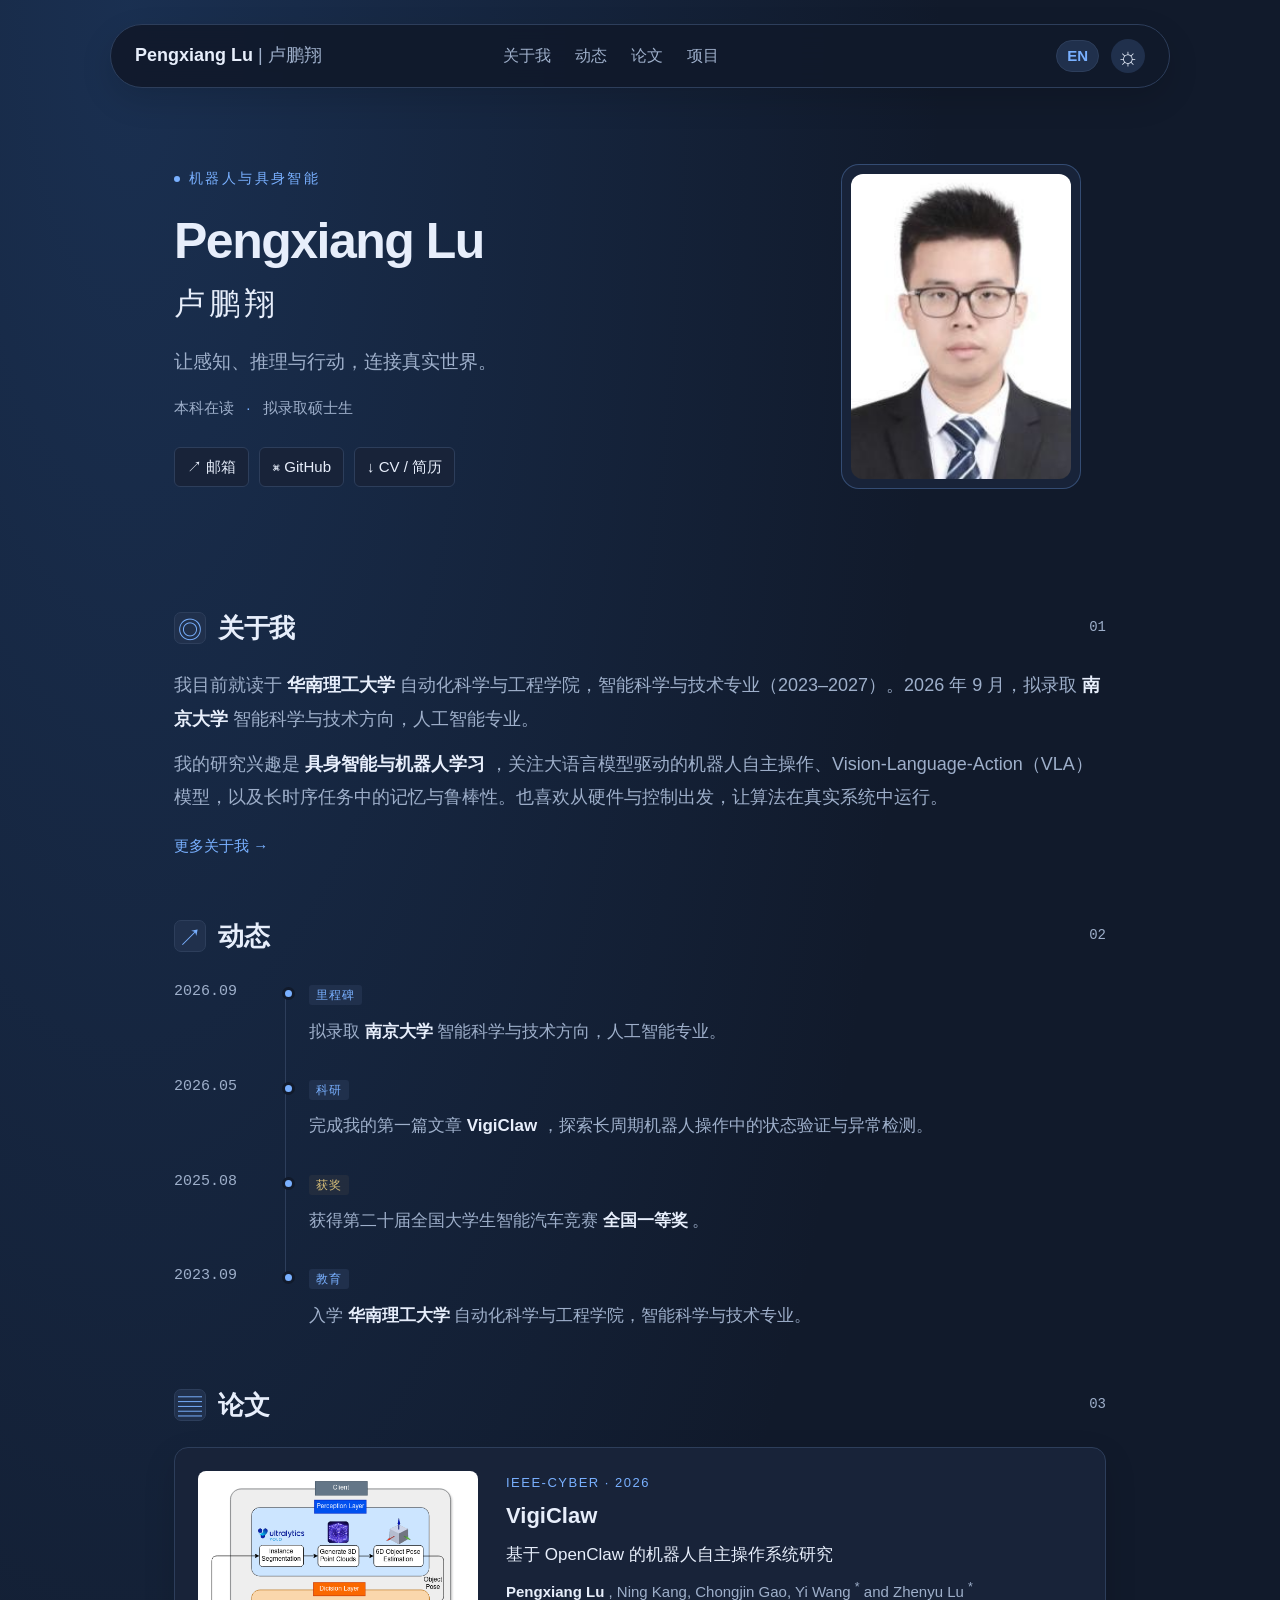
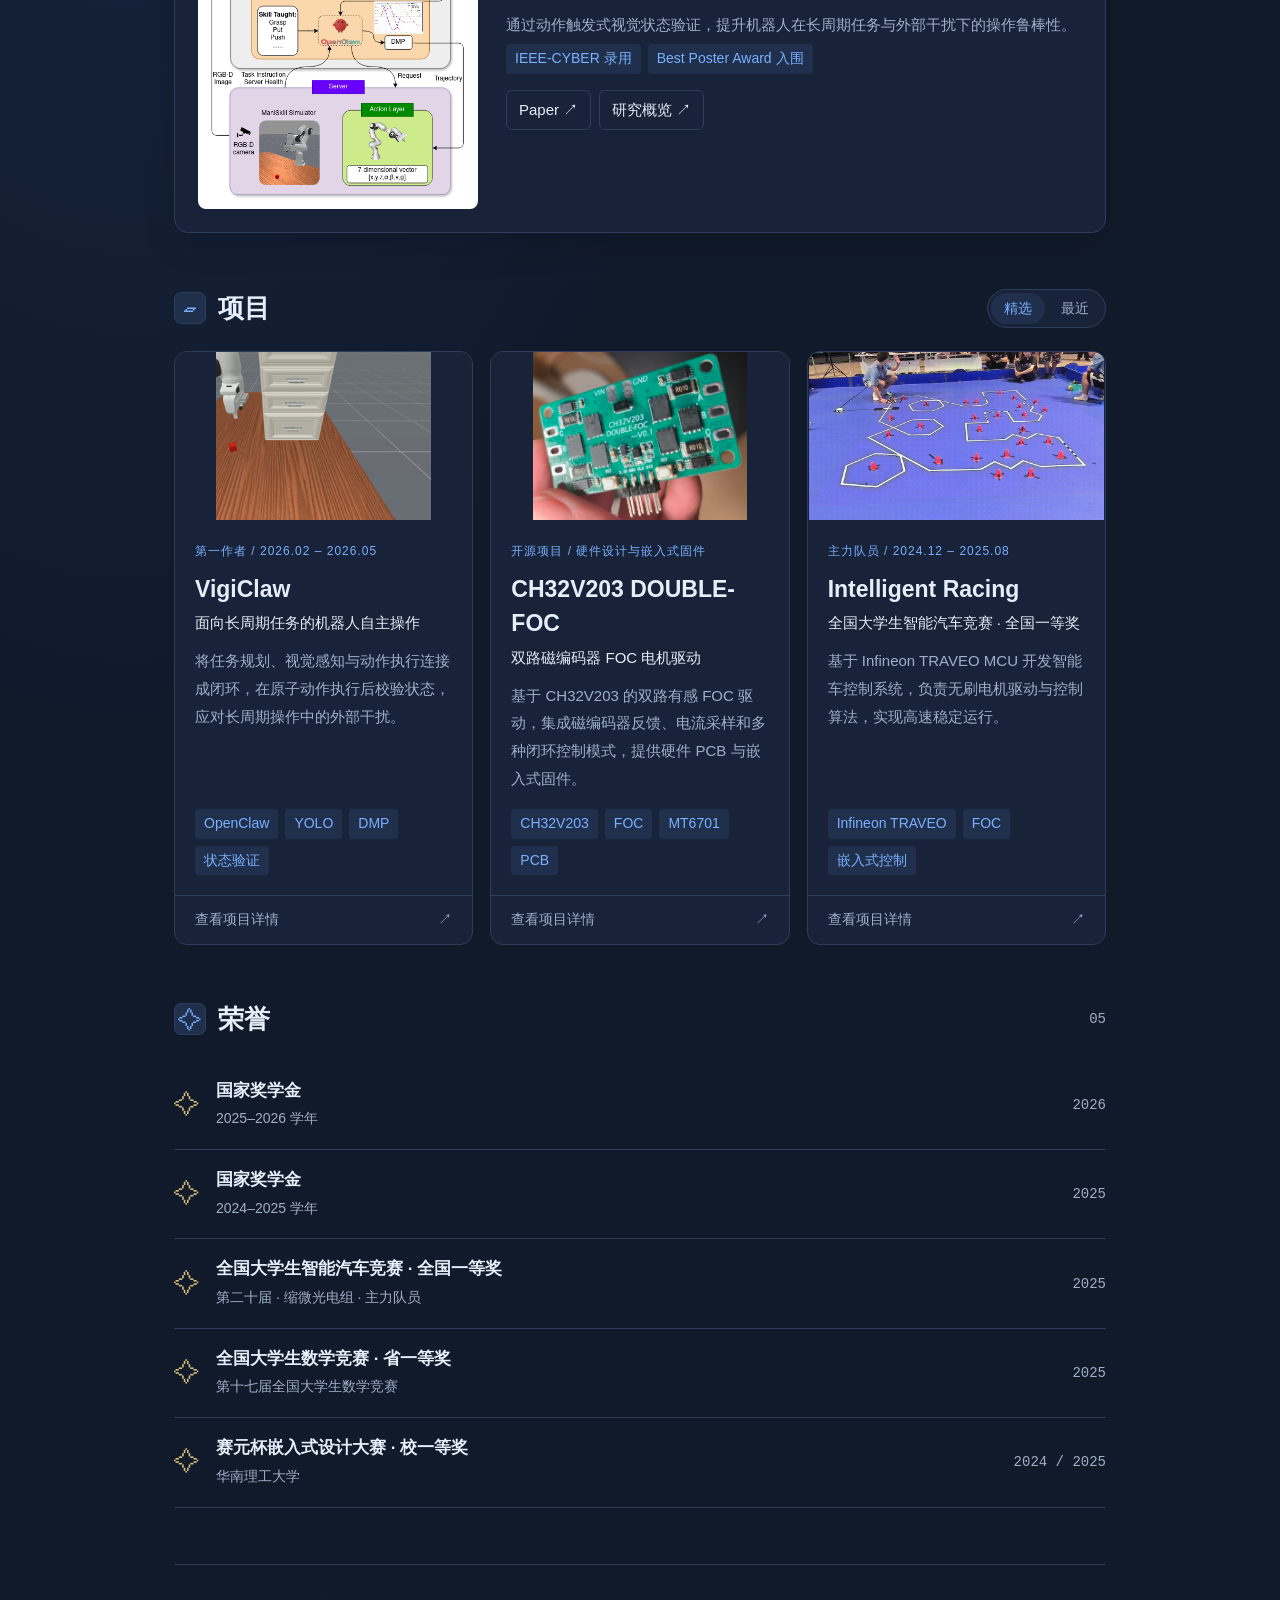
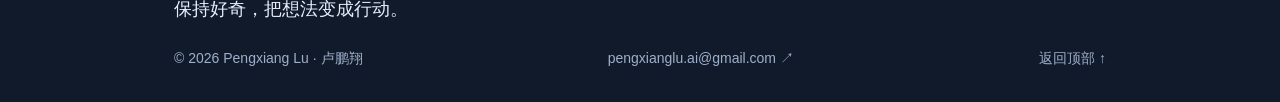
<file: index.html>
<!doctype html>
<html lang="zh-CN">
  <head>
    <meta charset="UTF-8" />
    <meta name="viewport" content="width=device-width, initial-scale=1" />
    <meta
      name="description"
      content="卢鹏翔 Pengxiang Lu 的个人主页：具身智能、机器人学习、VLA 与嵌入式控制。"
    />
    <meta name="theme-color" content="#111a2b" />
    <title>Pengxiang Lu | 卢鹏翔</title>
    <link rel="icon" href="assets/favicon.svg" type="image/svg+xml" />
    <link rel="stylesheet" href="assets/style.css?v=20261028-about-schools" />
    <script src="assets/content.js?v=20261028-hardware-videos" defer></script>
    <script src="assets/script.js?v=20261028-double-foc" defer></script>
    <script src="assets/i18n.js?v=20261028-about-schools" defer></script>
  </head>
  <body>
    <a class="skip" href="#main">跳转至正文</a>
    <header class="nav">
      <a class="brand" href="#">
        Pengxiang Lu
        <span>| 卢鹏翔</span>
      </a>
      <nav aria-label="页面导航">
        <a href="#about">About</a>
        <a href="#news">News</a>
        <a href="#publications">Publications</a>
        <a href="#projects">Projects</a>
      </nav>
      <button
        id="language"
        class="language-toggle"
        type="button"
        aria-label="Switch to English"
        title="Switch to English"
        lang="en"
      >
        EN
      </button>
      <button id="theme" aria-label="切换浅色主题" title="切换主题">☼</button>
    </header>
    <main id="main">
      <section class="hero" aria-labelledby="name">
        <div class="hero-copy">
          <div class="eyebrow">
            <span class="dot"></span>
            ROBOTICS & EMBODIED AI
          </div>
          <h1 id="name">
            Pengxiang Lu
            <span>卢鹏翔</span>
          </h1>
          <p class="hero-sub">让感知、推理与行动，连接真实世界。</p>
          <p class="roles">
            Undergraduate Student
            <span>·</span>
            Incoming Master's Student
          </p>
          <div class="contacts">
            <a href="mailto:pengxianglu.ai@gmail.com">↗ Email</a>
            <a href="https://github.com/pengxiang-lu" target="_blank" rel="noopener noreferrer">
              ⌘ GitHub
            </a>
            <a href="assets/cv.pdf" target="_blank" rel="noopener">↓ CV / 简历</a>
          </div>
        </div>
        <div class="portrait-wrap">
          <img
            class="portrait"
            src="assets/avatar.jpg"
            alt="卢鹏翔个人照片"
            width="204"
            height="287"
          />
        </div>
      </section>
      <section id="about">
        <div class="section-head">
          <h2>
            <span class="section-icon">◎</span>
            About
            <small>关于我</small>
          </h2>
          <span class="section-index">01</span>
        </div>
        <div class="about-copy">
          <p>
            我目前就读于
            <strong>华南理工大学</strong>
            自动化科学与工程学院，智能科学与技术专业（2023–2027）。2026 年 9 月，拟录取
            <strong>南京大学</strong>
            智能科学与技术方向，人工智能专业。
          </p>
          <p>
            我的研究兴趣是
            <strong>具身智能与机器人学习</strong>
            ，关注大语言模型驱动的机器人自主操作、Vision-Language-Action（VLA）模型，以及长时序任务中的记忆与鲁棒性。也喜欢从硬件与控制出发，让算法在真实系统中运行。
          </p>
          <a class="more-about" href="about/index.html">More about me →</a>
        </div>
      </section>
      <section id="news">
        <div class="section-head">
          <h2>
            <span class="section-icon">↗</span>
            News
            <small>成长时间线</small>
          </h2>
          <span class="section-index">02</span>
        </div>
        <ol class="timeline">
          <li>
            <time>2026.09</time>
            <div>
              <span class="label">MILESTONE</span>
              <p>
                拟录取
                <strong>南京大学</strong>
                智能科学与技术方向，人工智能专业。
              </p>
            </div>
          </li>
          <li>
            <time>2026.05</time>
            <div>
              <span class="label">RESEARCH</span>
              <p>
                完成我的第一篇文章
                <strong>VigiClaw</strong>
                ，探索长周期机器人操作中的状态验证与异常检测。
              </p>
            </div>
          </li>
          <li>
            <time>2025.08</time>
            <div>
              <span class="label gold">AWARD</span>
              <p>
                获得第二十届全国大学生智能汽车竞赛
                <strong>全国一等奖</strong>
                。
              </p>
            </div>
          </li>
          <li>
            <time>2023.09</time>
            <div>
              <span class="label">EDUCATION</span>
              <p>
                入学
                <strong>华南理工大学</strong>
                自动化科学与工程学院，智能科学与技术专业。
              </p>
            </div>
          </li>
        </ol>
      </section>
      <section id="publications">
        <div class="section-head">
          <h2>
            <span class="section-icon">▤</span>
            Publications
            <small>论文</small>
          </h2>
          <span class="section-index">03</span>
        </div>
        <article class="publication">
          <div class="publication-art workflow-cover">
            <img src="project/vigiclaw/attachments/workflow.png" alt="VigiClaw 系统工作流程图" />
          </div>
          <div class="publication-copy">
            <div class="overline">IEEE-CYBER · 2026</div>
            <h3>VigiClaw</h3>
            <p class="paper-sub">基于 OpenClaw 的机器人自主操作系统研究</p>
            <p class="paper-authors">
              <strong>Pengxiang Lu</strong>
              , Ning Kang, Chongjin Gao, Yi Wang
              <sup>*</sup>
              and Zhenyu Lu
              <sup>*</sup>
            </p>
            <p>通过动作触发式视觉状态验证，提升机器人在长周期任务与外部干扰下的操作鲁棒性。</p>
            <div class="tags">
              <span>IEEE-CYBER 录用</span>
              <span>Best Poster Award 入围</span>
            </div>
            <div class="resource-links" id="paper-links"></div>
          </div>
        </article>
      </section>
      <section id="projects">
        <div class="section-head">
          <h2>
            <span class="section-icon">▱</span>
            Projects
            <small>研究与实践</small>
          </h2>
          <div class="sort" role="group" aria-label="项目排序">
            <button class="active" data-sort="featured" aria-pressed="true">精选</button>
            <button data-sort="recent" aria-pressed="false">最近</button>
          </div>
        </div>
        <div class="project-grid" id="project-grid"></div>
      </section>
      <section id="awards">
        <div class="section-head">
          <h2>
            <span class="section-icon">✧</span>
            Awards
            <small>竞赛与荣誉</small>
          </h2>
          <span class="section-index">05</span>
        </div>
        <div class="award-list">
          <div>
            <span class="award-symbol">✧</span>
            <div>
              <h3>国家奖学金</h3>
              <p>2025–2026 学年</p>
            </div>
            <time>2026</time>
          </div>
          <div>
            <span class="award-symbol">✧</span>
            <div>
              <h3>国家奖学金</h3>
              <p>2024–2025 学年</p>
            </div>
            <time>2025</time>
          </div>
          <div>
            <span class="award-symbol">✧</span>
            <div>
              <h3>全国大学生智能汽车竞赛 · 全国一等奖</h3>
              <p>第二十届 · 缩微光电组 · 主力队员</p>
            </div>
            <time>2025</time>
          </div>
          <div>
            <span class="award-symbol">✧</span>
            <div>
              <h3>全国大学生数学竞赛 · 省一等奖</h3>
              <p>第十七届全国大学生数学竞赛</p>
            </div>
            <time>2025</time>
          </div>
          <div>
            <span class="award-symbol">✧</span>
            <div>
              <h3>赛元杯嵌入式设计大赛 · 校一等奖</h3>
              <p>华南理工大学</p>
            </div>
            <time>2024 / 2025</time>
          </div>
        </div>
      </section>
      <footer>
        <p>保持好奇，把想法变成行动。</p>
        <div>
          <span>© 2026 Pengxiang Lu · 卢鹏翔</span>
          <a href="mailto:pengxianglu.ai@gmail.com">pengxianglu.ai@gmail.com ↗</a>
          <a href="#">Back to top ↑</a>
        </div>
      </footer>
    </main>
  </body>
</html>
</file>
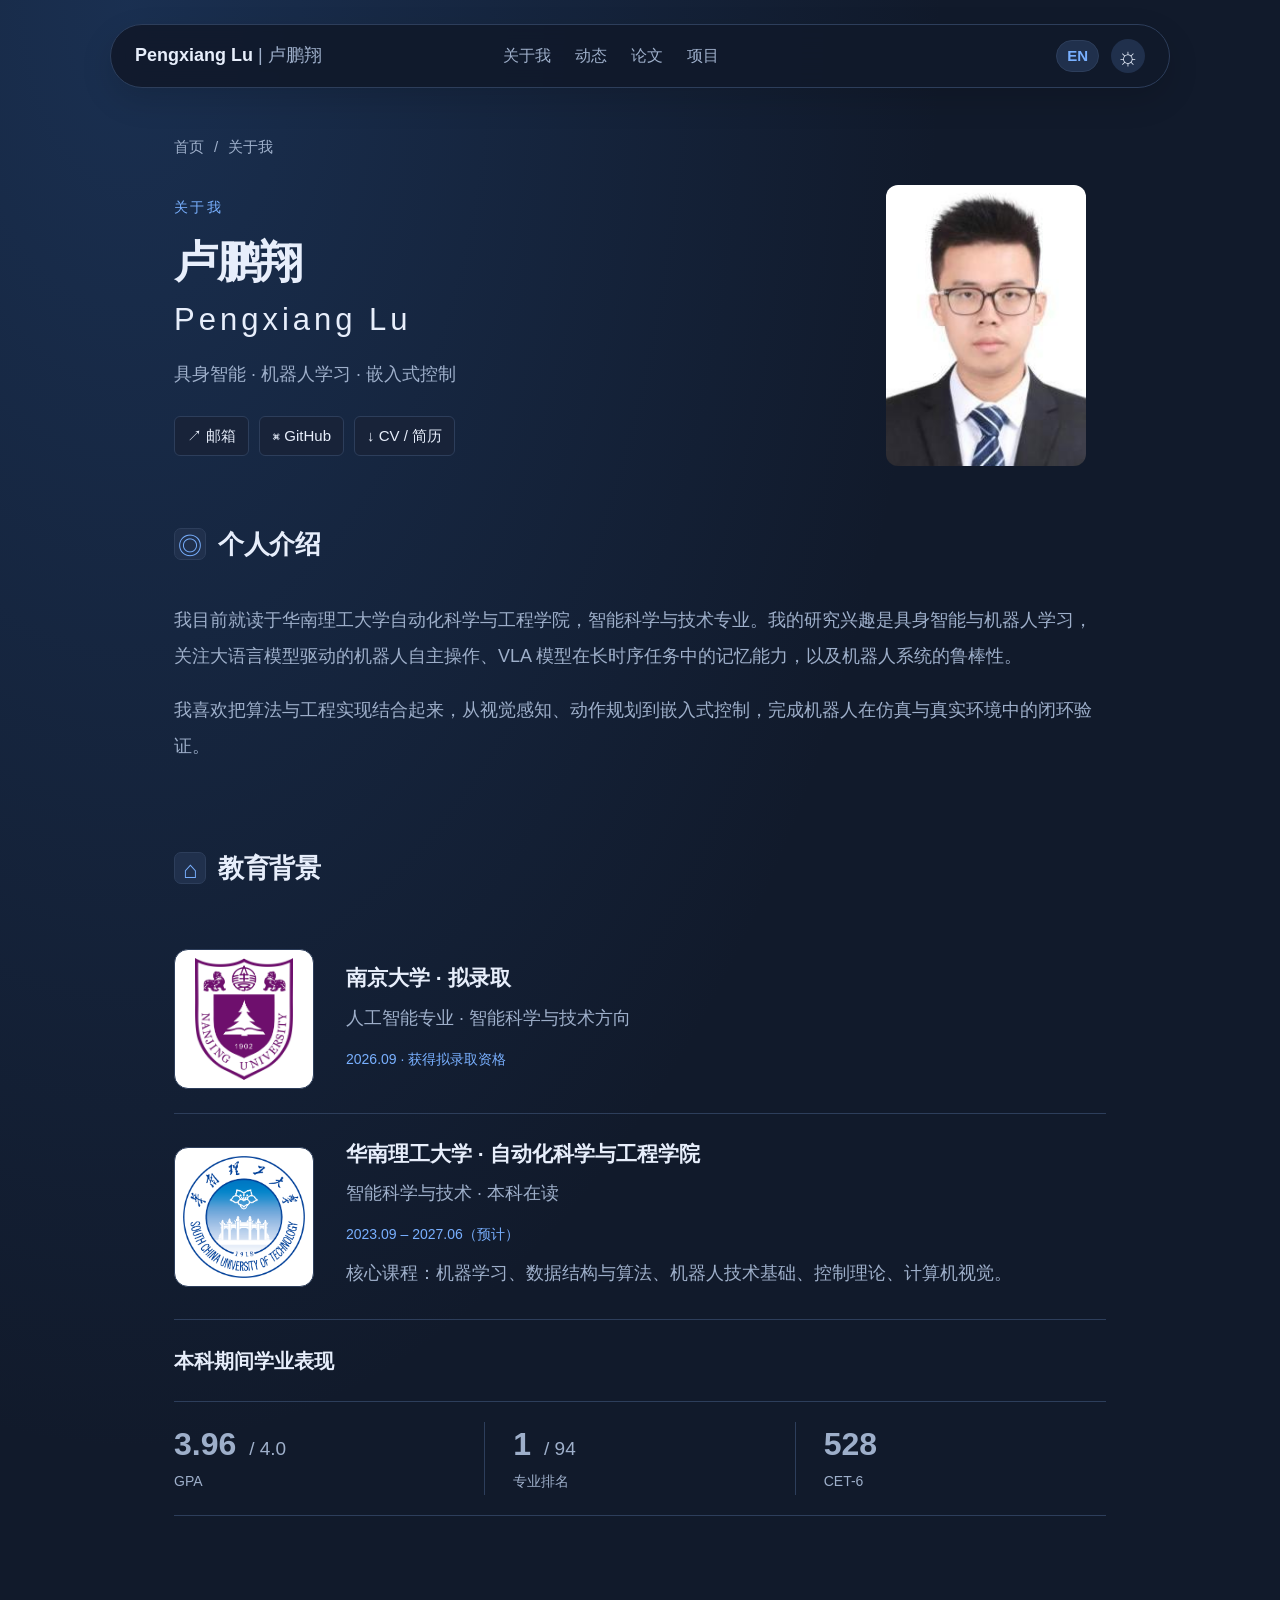
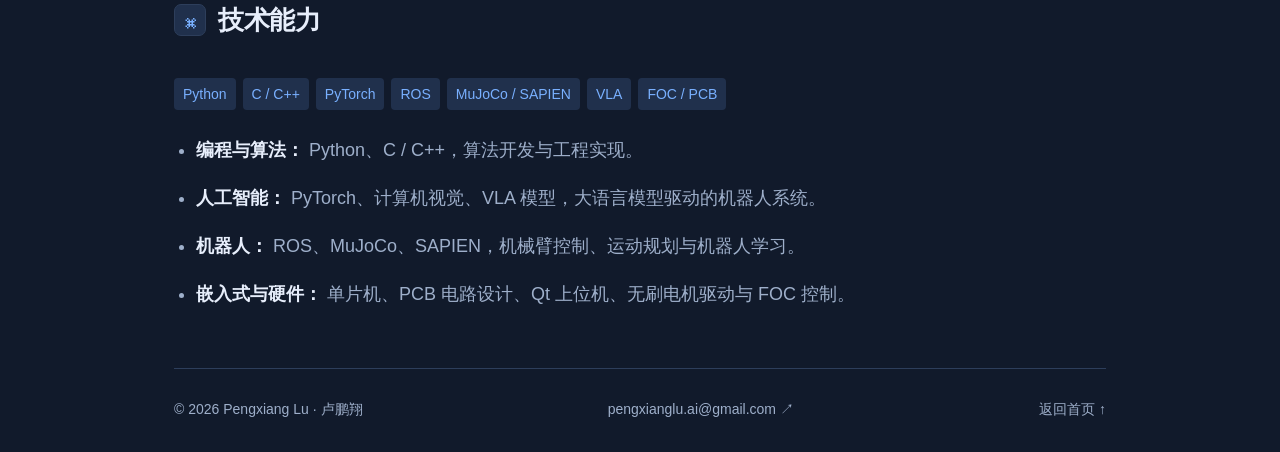
<file: about/index.html>
<!doctype html>
<html lang="zh-CN">
  <head>
    <meta charset="UTF-8" />
    <meta name="viewport" content="width=device-width, initial-scale=1" />
    <meta name="description" content="卢鹏翔的教育背景、研究兴趣与技术能力" />
    <meta name="theme-color" content="#111a2b" />
    <title>About | Pengxiang Lu 卢鹏翔</title>
    <link rel="icon" href="../assets/favicon.svg" type="image/svg+xml" />
    <link rel="stylesheet" href="../assets/style.css?v=20261028-larger-school-logos" />
    <script src="../assets/content.js?v=20261028-hardware-videos" defer></script>
    <script src="../assets/script.js?v=20261028-double-foc" defer></script>
    <script src="../assets/i18n.js?v=20261028-about-cleanup" defer></script>
  </head>
  <body>
    <a class="skip" href="#main">跳转至正文</a>
    <header class="nav">
      <a class="brand" href="../index.html">
        Pengxiang Lu
        <span>| 卢鹏翔</span>
      </a>
      <nav aria-label="页面导航">
        <a href="../about/index.html">About</a>
        <a href="../index.html#news">News</a>
        <a href="../index.html#publications">Publications</a>
        <a href="../index.html#projects">Projects</a>
      </nav>
      <button
        id="language"
        class="language-toggle"
        type="button"
        aria-label="Switch to English"
        title="Switch to English"
        lang="en"
      >
        EN
      </button>
      <button id="theme" aria-label="切换浅色主题" title="切换主题">☼</button>
    </header>
    <main id="main" class="subpage">
      <div class="breadcrumb">
        <a href="../index.html">Home</a>
        <span>/</span>
        <span>About</span>
      </div>
      <header class="detail-header about-profile">
        <div>
          <div class="eyebrow">ABOUT ME</div>
          <h1>
            卢鹏翔
            <span>Pengxiang Lu</span>
          </h1>
          <p>具身智能 · 机器人学习 · 嵌入式控制</p>
          <div class="contacts">
            <a href="mailto:pengxianglu.ai@gmail.com">↗ Email</a>
            <a href="https://github.com/pengxiang-lu" target="_blank" rel="noopener noreferrer">
              ⌘ GitHub
            </a>
            <a href="../assets/cv.pdf" target="_blank" rel="noopener">↓ CV / 简历</a>
          </div>
        </div>
        <img src="../assets/avatar.jpg" alt="卢鹏翔个人照片" />
      </header>
      <div class="detail-body about-content">
        <section id="introduction">
          <div class="section-head">
            <h2>
              <span class="section-icon">◎</span>
              个人介绍
            </h2>
          </div>
          <p>
            我目前就读于华南理工大学自动化科学与工程学院，智能科学与技术专业。我的研究兴趣是具身智能与机器人学习，关注大语言模型驱动的机器人自主操作、VLA
            模型在长时序任务中的记忆能力，以及机器人系统的鲁棒性。
          </p>
          <p>
            我喜欢把算法与工程实现结合起来，从视觉感知、动作规划到嵌入式控制，完成机器人在仿真与真实环境中的闭环验证。
          </p>
        </section>
        <section id="education">
          <div class="section-head">
            <h2>
              <span class="section-icon">⌂</span>
              教育背景
            </h2>
          </div>
          <div class="school-row">
            <a
              class="school-logo"
              href="https://www.nju.edu.cn/"
              target="_blank"
              rel="noopener noreferrer"
            >
              <img src="../assets/logo-nju.jpg" alt="南京大学校徽" width="88" height="88" />
            </a>
            <div class="school-copy">
              <h3>南京大学 · 拟录取</h3>
              <p>人工智能专业 · 智能科学与技术方向</p>
              <time>2026.09 · 获得拟录取资格</time>
            </div>
          </div>
          <div class="school-row">
            <a
              class="school-logo"
              href="https://www.scut.edu.cn/"
              target="_blank"
              rel="noopener noreferrer"
            >
              <img src="../assets/logo-scut.png" alt="华南理工大学校徽" width="88" height="88" />
            </a>
            <div class="school-copy">
              <h3>华南理工大学 · 自动化科学与工程学院</h3>
              <p>智能科学与技术 · 本科在读</p>
              <time>2023.09 – 2027.06（预计）</time>
              <p>核心课程：机器学习、数据结构与算法、机器人技术基础、控制理论、计算机视觉。</p>
            </div>
          </div>
          <div class="academic-profile">
            <h3>本科期间学业表现</h3>
            <div class="stats">
              <div>
                <b>
                  3.96
                  <span>/ 4.0</span>
                </b>
                <small>GPA</small>
              </div>
              <div>
                <b>
                  1
                  <span>/ 94</span>
                </b>
                <small>专业排名</small>
              </div>
              <div>
                <b>528</b>
                <small>CET-6</small>
              </div>
            </div>
          </div>
        </section>
        <section id="skills">
          <div class="section-head">
            <h2>
              <span class="section-icon">⌘</span>
              技术能力
            </h2>
          </div>
          <div class="skills">
            <span>Python</span>
            <span>C / C++</span>
            <span>PyTorch</span>
            <span>ROS</span>
            <span>MuJoCo / SAPIEN</span>
            <span>VLA</span>
            <span>FOC / PCB</span>
          </div>
          <ul class="skill-details">
            <li>
              <strong>编程与算法：</strong>
              Python、C / C++，算法开发与工程实现。
            </li>
            <li>
              <strong>人工智能：</strong>
              PyTorch、计算机视觉、VLA 模型，大语言模型驱动的机器人系统。
            </li>
            <li>
              <strong>机器人：</strong>
              ROS、MuJoCo、SAPIEN，机械臂控制、运动规划与机器人学习。
            </li>
            <li>
              <strong>嵌入式与硬件：</strong>
              单片机、PCB 电路设计、Qt 上位机、无刷电机驱动与 FOC 控制。
            </li>
          </ul>
        </section>
      </div>
      <footer>
        <div>
          <span>© 2026 Pengxiang Lu · 卢鹏翔</span>
          <a href="mailto:pengxianglu.ai@gmail.com">pengxianglu.ai@gmail.com ↗</a>
          <a href="../index.html">返回首页 ↑</a>
        </div>
      </footer>
    </main>
  </body>
</html>
</file>
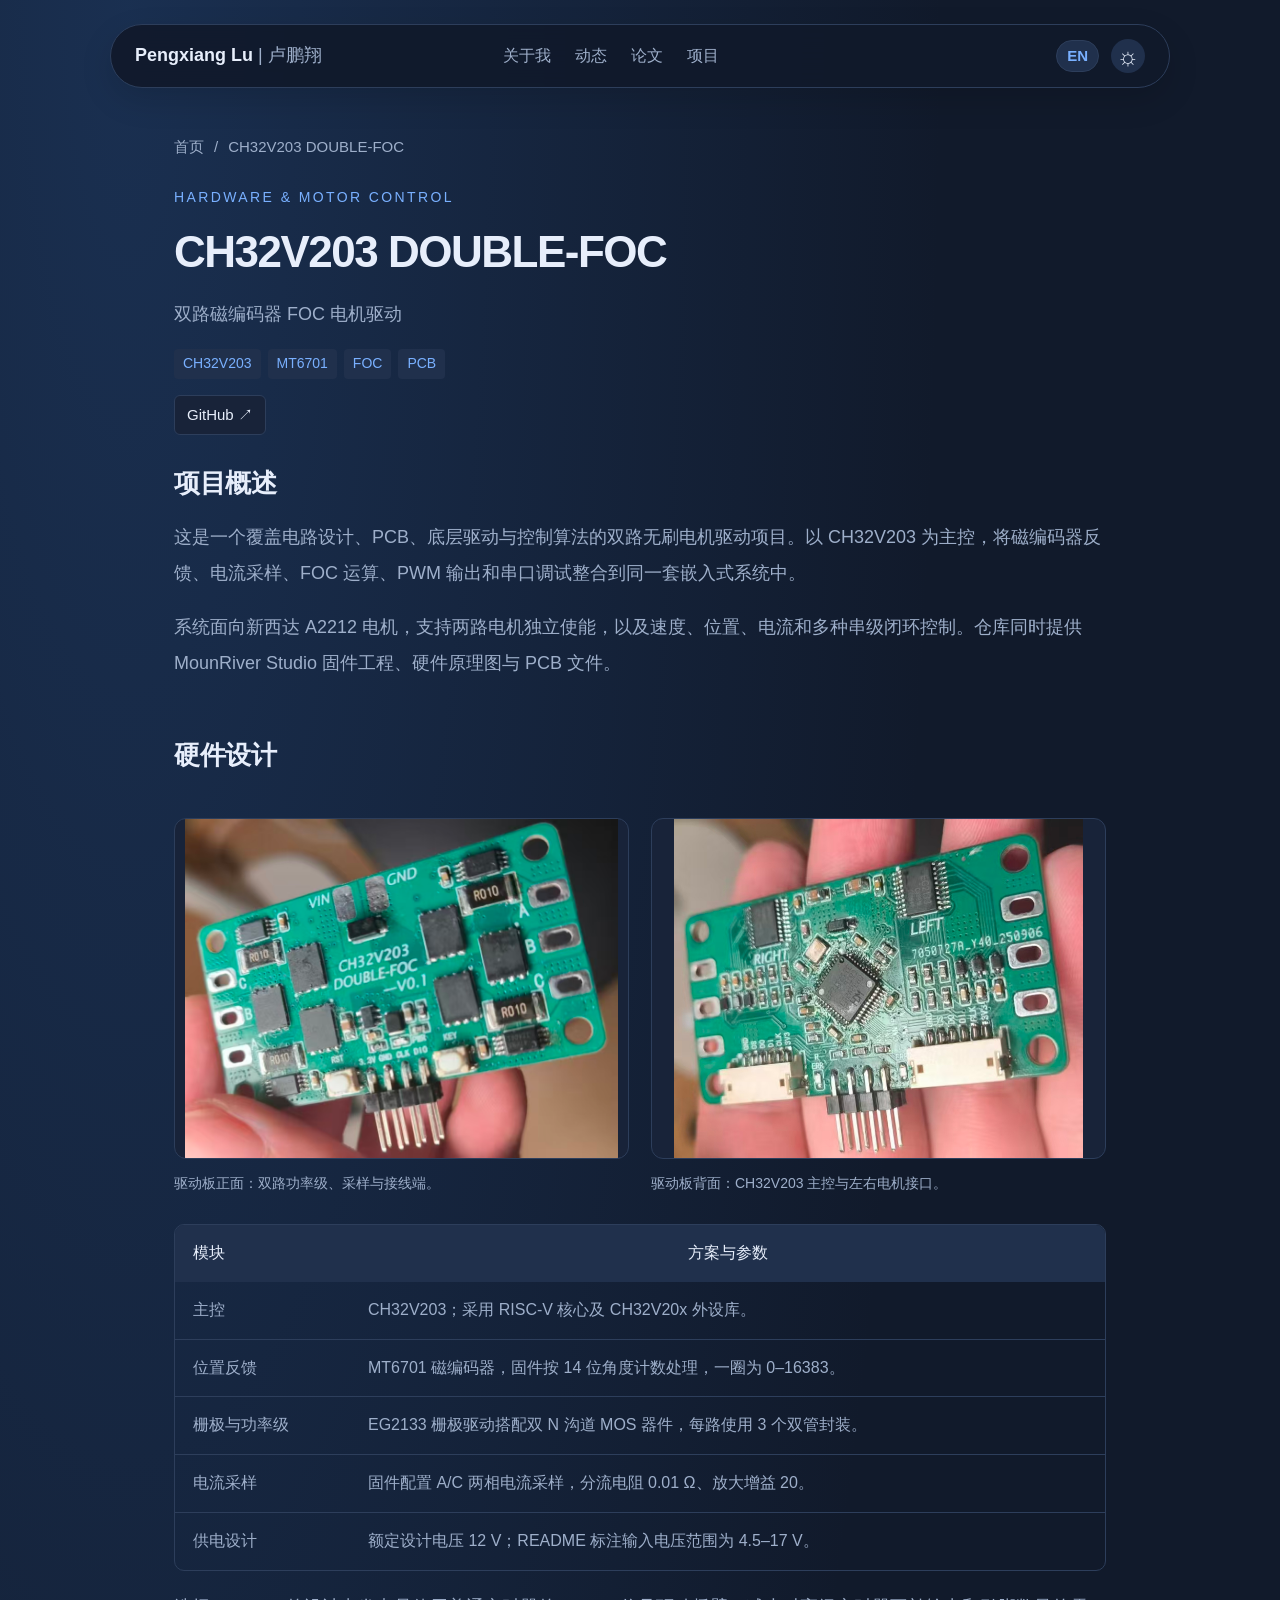
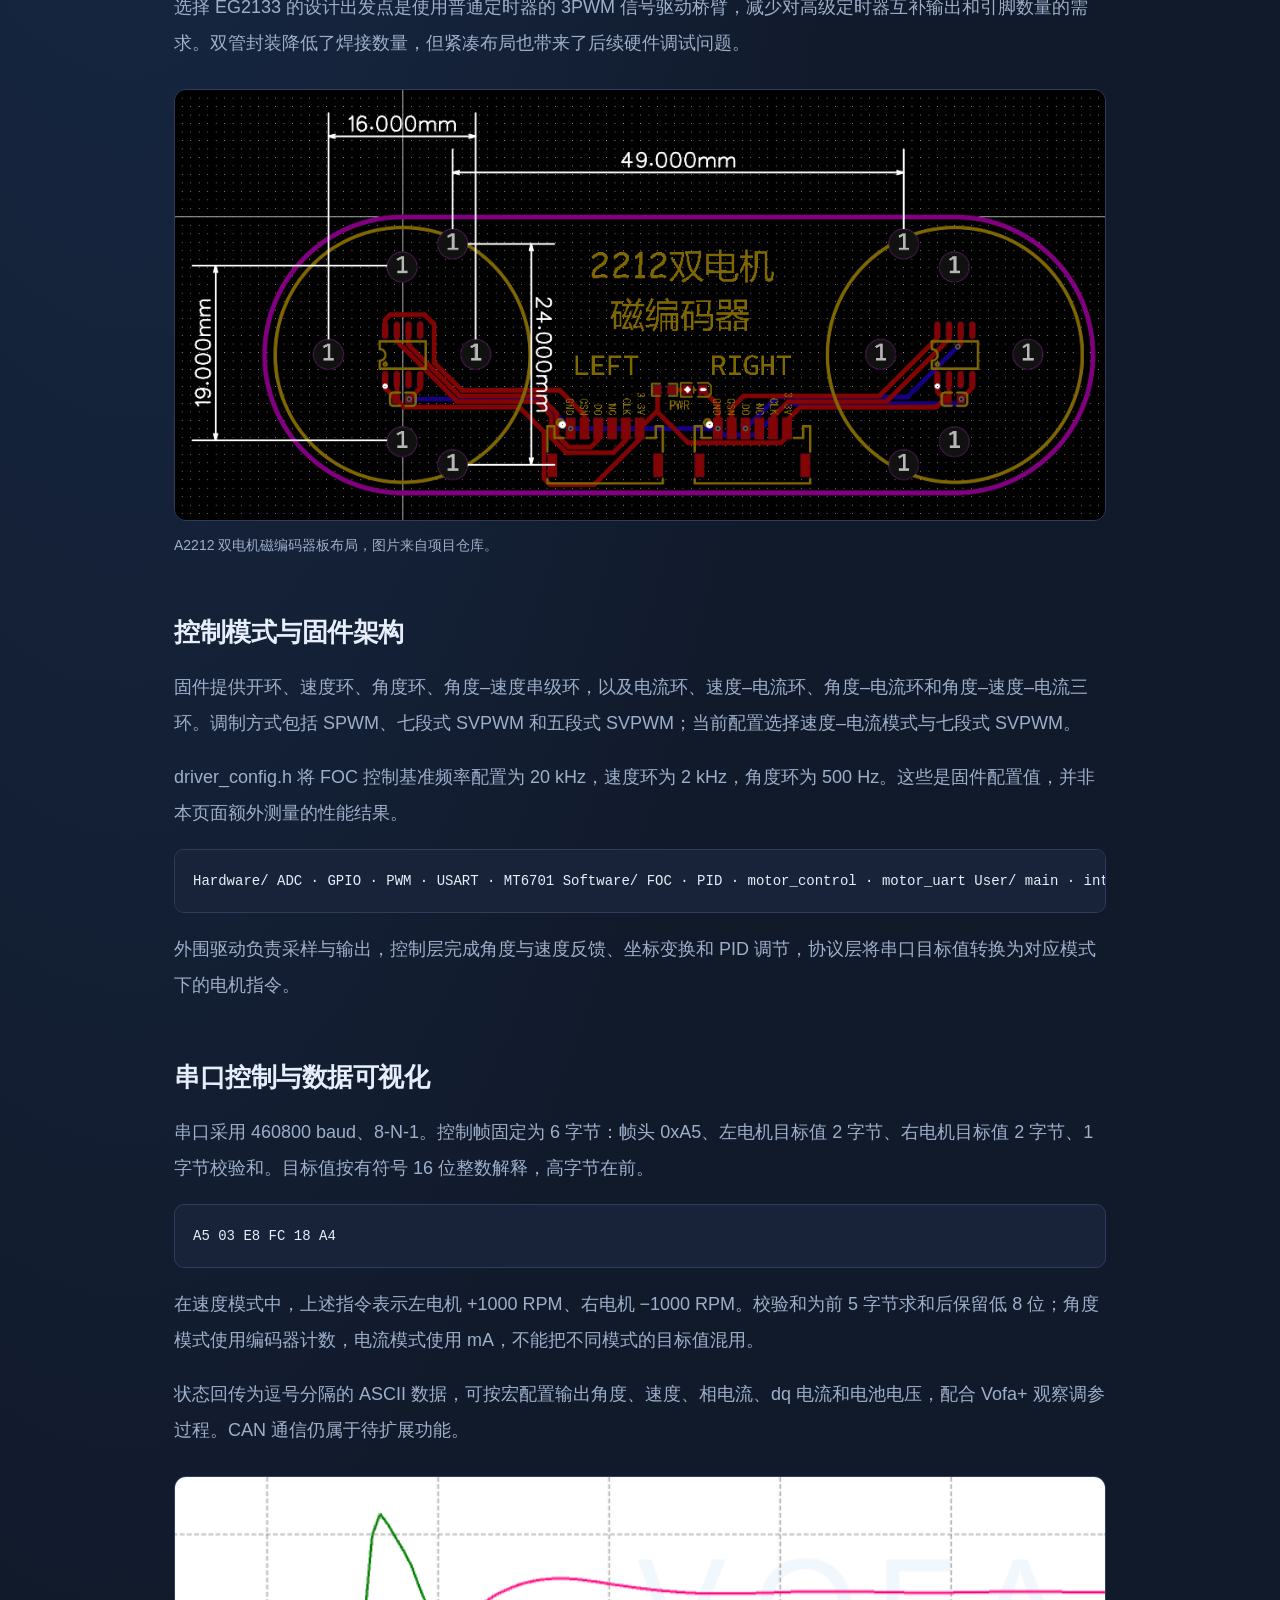
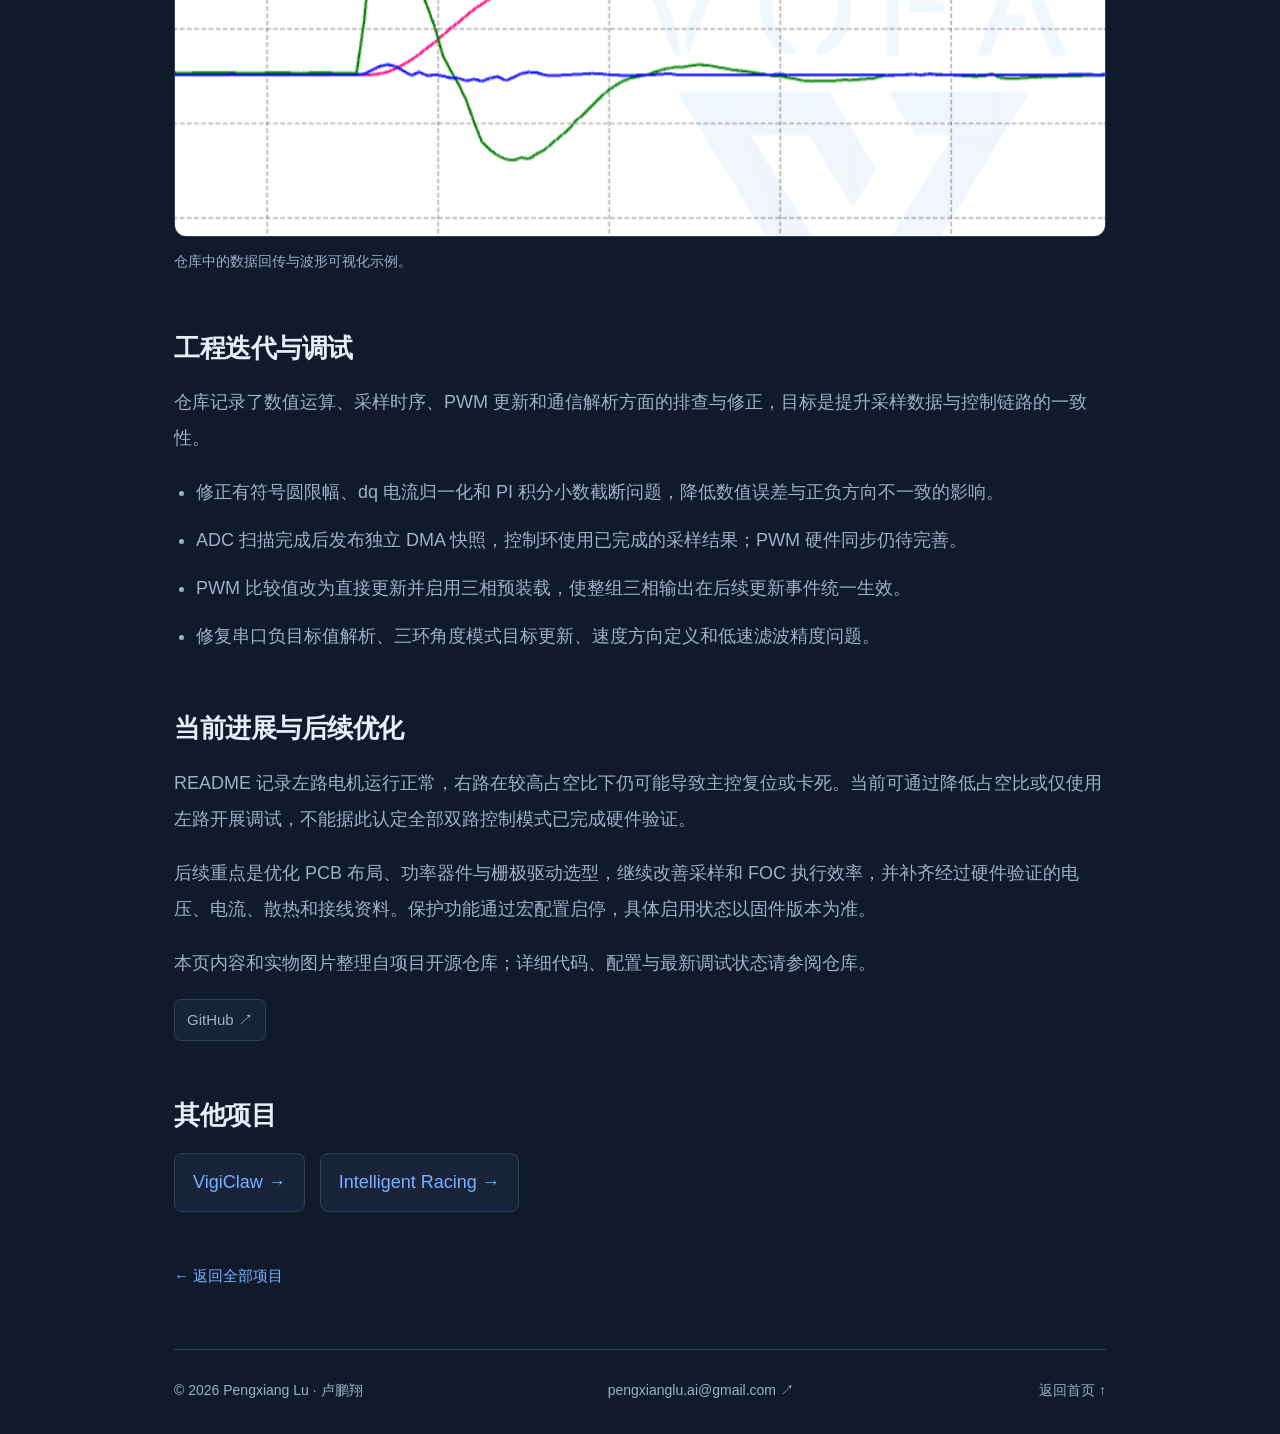
<file: project/double-foc/index.html>
<!doctype html>
<html lang="zh-CN">
  <head>
    <meta charset="UTF-8" />
    <meta name="viewport" content="width=device-width, initial-scale=1" />
    <meta name="description" content="双路磁编码器 FOC 电机驱动" />
    <meta name="theme-color" content="#111a2b" />
    <title>CH32V203 DOUBLE-FOC | Pengxiang Lu 卢鹏翔</title>
    <link rel="icon" href="../../assets/favicon.svg" type="image/svg+xml" />
    <link rel="stylesheet" href="../../assets/style.css?v=20261028-about-schools" />
    <script src="../../assets/content.js?v=20261028-hardware-videos" defer></script>
    <script src="../../assets/script.js?v=20261028-double-foc" defer></script>
    <script src="../../assets/i18n.js?v=20261028-about-schools" defer></script>
  </head>
  <body>
    <a class="skip" href="#main">跳转至正文</a>
    <header class="nav">
      <a class="brand" href="../../index.html">
        Pengxiang Lu
        <span>| 卢鹏翔</span>
      </a>
      <nav aria-label="页面导航">
        <a href="../../about/index.html">About</a>
        <a href="../../index.html#news">News</a>
        <a href="../../index.html#publications">Publications</a>
        <a href="../../index.html#projects">Projects</a>
      </nav>
      <button
        id="language"
        class="language-toggle"
        type="button"
        aria-label="Switch to English"
        title="Switch to English"
        lang="en"
      >
        EN
      </button>
      <button id="theme" aria-label="切换浅色主题" title="切换主题">☼</button>
    </header>
    <main id="main" class="subpage">
      <div class="breadcrumb">
        <a href="../../index.html">Home</a>
        <span>/</span>
        <span>CH32V203 DOUBLE-FOC</span>
      </div>
      <article class="hardware-project">
        <header class="detail-header">
          <div class="eyebrow">HARDWARE & MOTOR CONTROL</div>
          <h1>CH32V203 DOUBLE-FOC</h1>
          <p>双路磁编码器 FOC 电机驱动</p>
          <div class="tags">
            <span>CH32V203</span>
            <span>MT6701</span>
            <span>FOC</span>
            <span>PCB</span>
          </div>
          <div class="resource-links">
            <a
              href="https://github.com/pengxiang-lu/ch32v203-double-foc"
              target="_blank"
              rel="noopener noreferrer"
            >
              GitHub ↗
            </a>
          </div>
        </header>
        <div class="detail-body">
          <section>
            <h2>项目概述</h2>
            <p>
              这是一个覆盖电路设计、PCB、底层驱动与控制算法的双路无刷电机驱动项目。以 CH32V203
              为主控，将磁编码器反馈、电流采样、FOC 运算、PWM
              输出和串口调试整合到同一套嵌入式系统中。
            </p>
            <p>
              系统面向新西达 A2212
              电机，支持两路电机独立使能，以及速度、位置、电流和多种串级闭环控制。仓库同时提供
              MounRiver Studio 固件工程、硬件原理图与 PCB 文件。
            </p>
          </section>
          <section id="hardware-design">
            <h2>硬件设计</h2>
            <div class="hardware-gallery">
              <figure class="paper-figure">
                <img loading="lazy" src="attachments/board-front.png" alt="双路 FOC 驱动板正面" />
                <figcaption>驱动板正面：双路功率级、采样与接线端。</figcaption>
              </figure>
              <figure class="paper-figure">
                <img loading="lazy" src="attachments/board-back.png" alt="双路 FOC 驱动板背面" />
                <figcaption>驱动板背面：CH32V203 主控与左右电机接口。</figcaption>
              </figure>
            </div>
            <div class="results-scroll">
              <table class="results-table hardware-table">
                <thead>
                  <tr>
                    <th scope="col">模块</th>
                    <th scope="col">方案与参数</th>
                  </tr>
                </thead>
                <tbody>
                  <tr>
                    <th scope="row">主控</th>
                    <td>CH32V203；采用 RISC-V 核心及 CH32V20x 外设库。</td>
                  </tr>
                  <tr>
                    <th scope="row">位置反馈</th>
                    <td>MT6701 磁编码器，固件按 14 位角度计数处理，一圈为 0–16383。</td>
                  </tr>
                  <tr>
                    <th scope="row">栅极与功率级</th>
                    <td>EG2133 栅极驱动搭配双 N 沟道 MOS 器件，每路使用 3 个双管封装。</td>
                  </tr>
                  <tr>
                    <th scope="row">电流采样</th>
                    <td>固件配置 A/C 两相电流采样，分流电阻 0.01 Ω、放大增益 20。</td>
                  </tr>
                  <tr>
                    <th scope="row">供电设计</th>
                    <td>额定设计电压 12 V；README 标注输入电压范围为 4.5–17 V。</td>
                  </tr>
                </tbody>
              </table>
            </div>
            <p>
              选择 EG2133 的设计出发点是使用普通定时器的 3PWM
              信号驱动桥臂，减少对高级定时器互补输出和引脚数量的需求。双管封装降低了焊接数量，但紧凑布局也带来了后续硬件调试问题。
            </p>
            <figure class="paper-figure">
              <img loading="lazy" src="attachments/encoder-board.png" alt="双电机磁编码器板设计" />
              <figcaption>A2212 双电机磁编码器板布局，图片来自项目仓库。</figcaption>
            </figure>
          </section>
          <section>
            <h2>控制模式与固件架构</h2>
            <p>
              固件提供开环、速度环、角度环、角度–速度串级环，以及电流环、速度–电流环、角度–电流环和角度–速度–电流三环。调制方式包括
              SPWM、七段式 SVPWM 和五段式 SVPWM；当前配置选择速度–电流模式与七段式 SVPWM。
            </p>
            <p>
              driver_config.h 将 FOC 控制基准频率配置为 20 kHz，速度环为 2 kHz，角度环为 500
              Hz。这些是固件配置值，并非本页面额外测量的性能结果。
            </p>
            <pre class="source-tree"><code>Hardware/  ADC · GPIO · PWM · USART · MT6701
Software/  FOC · PID · motor_control · motor_uart
User/      main · interrupt handlers
Double_FOC.wvproj  MounRiver Studio</code></pre>
            <p>
              外围驱动负责采样与输出，控制层完成角度与速度反馈、坐标变换和 PID
              调节，协议层将串口目标值转换为对应模式下的电机指令。
            </p>
          </section>
          <section>
            <h2>串口控制与数据可视化</h2>
            <p>
              串口采用 460800 baud、8-N-1。控制帧固定为 6 字节：帧头 0xA5、左电机目标值 2
              字节、右电机目标值 2 字节、1 字节校验和。目标值按有符号 16 位整数解释，高字节在前。
            </p>
            <pre class="source-tree"><code>A5 03 E8 FC 18 A4</code></pre>
            <p>
              在速度模式中，上述指令表示左电机 +1000 RPM、右电机 −1000 RPM。校验和为前 5
              字节求和后保留低 8 位；角度模式使用编码器计数，电流模式使用
              mA，不能把不同模式的目标值混用。
            </p>
            <p>
              状态回传为逗号分隔的 ASCII 数据，可按宏配置输出角度、速度、相电流、dq
              电流和电池电压，配合 Vofa+ 观察调参过程。CAN 通信仍属于待扩展功能。
            </p>
            <figure class="paper-figure">
              <img loading="lazy" src="attachments/telemetry.png" alt="Vofa+ 调试波形示例" />
              <figcaption>仓库中的数据回传与波形可视化示例。</figcaption>
            </figure>
          </section>
          <section>
            <h2>工程迭代与调试</h2>
            <p>
              仓库记录了数值运算、采样时序、PWM
              更新和通信解析方面的排查与修正，目标是提升采样数据与控制链路的一致性。
            </p>
            <ul>
              <li>
                修正有符号圆限幅、dq 电流归一化和 PI
                积分小数截断问题，降低数值误差与正负方向不一致的影响。
              </li>
              <li>
                ADC 扫描完成后发布独立 DMA 快照，控制环使用已完成的采样结果；PWM 硬件同步仍待完善。
              </li>
              <li>
                PWM 比较值改为直接更新并启用三相预装载，使整组三相输出在后续更新事件统一生效。
              </li>
              <li>修复串口负目标值解析、三环角度模式目标更新、速度方向定义和低速滤波精度问题。</li>
            </ul>
          </section>
          <section>
            <h2>当前进展与后续优化</h2>
            <p>
              README
              记录左路电机运行正常，右路在较高占空比下仍可能导致主控复位或卡死。当前可通过降低占空比或仅使用左路开展调试，不能据此认定全部双路控制模式已完成硬件验证。
            </p>
            <p>
              后续重点是优化 PCB 布局、功率器件与栅极驱动选型，继续改善采样和 FOC
              执行效率，并补齐经过硬件验证的电压、电流、散热和接线资料。保护功能通过宏配置启停，具体启用状态以固件版本为准。
            </p>
            <p>本页内容和实物图片整理自项目开源仓库；详细代码、配置与最新调试状态请参阅仓库。</p>
            <div class="resource-links">
              <a
                href="https://github.com/pengxiang-lu/ch32v203-double-foc"
                target="_blank"
                rel="noopener noreferrer"
              >
                GitHub ↗
              </a>
            </div>
          </section>
        </div>
      </article>
      <section>
        <h2>其他项目</h2>
        <div class="related-projects">
          <a href="../vigiclaw/index.html">VigiClaw →</a>
          <a href="../smart-car/index.html">Intelligent Racing →</a>
        </div>
        <a class="more-about" href="../../index.html#projects">← 返回全部项目</a>
      </section>
      <footer>
        <div>
          <span>© 2026 Pengxiang Lu · 卢鹏翔</span>
          <a href="mailto:pengxianglu.ai@gmail.com">pengxianglu.ai@gmail.com ↗</a>
          <a href="../../index.html">返回首页 ↑</a>
        </div>
      </footer>
    </main>
  </body>
</html>
</file>
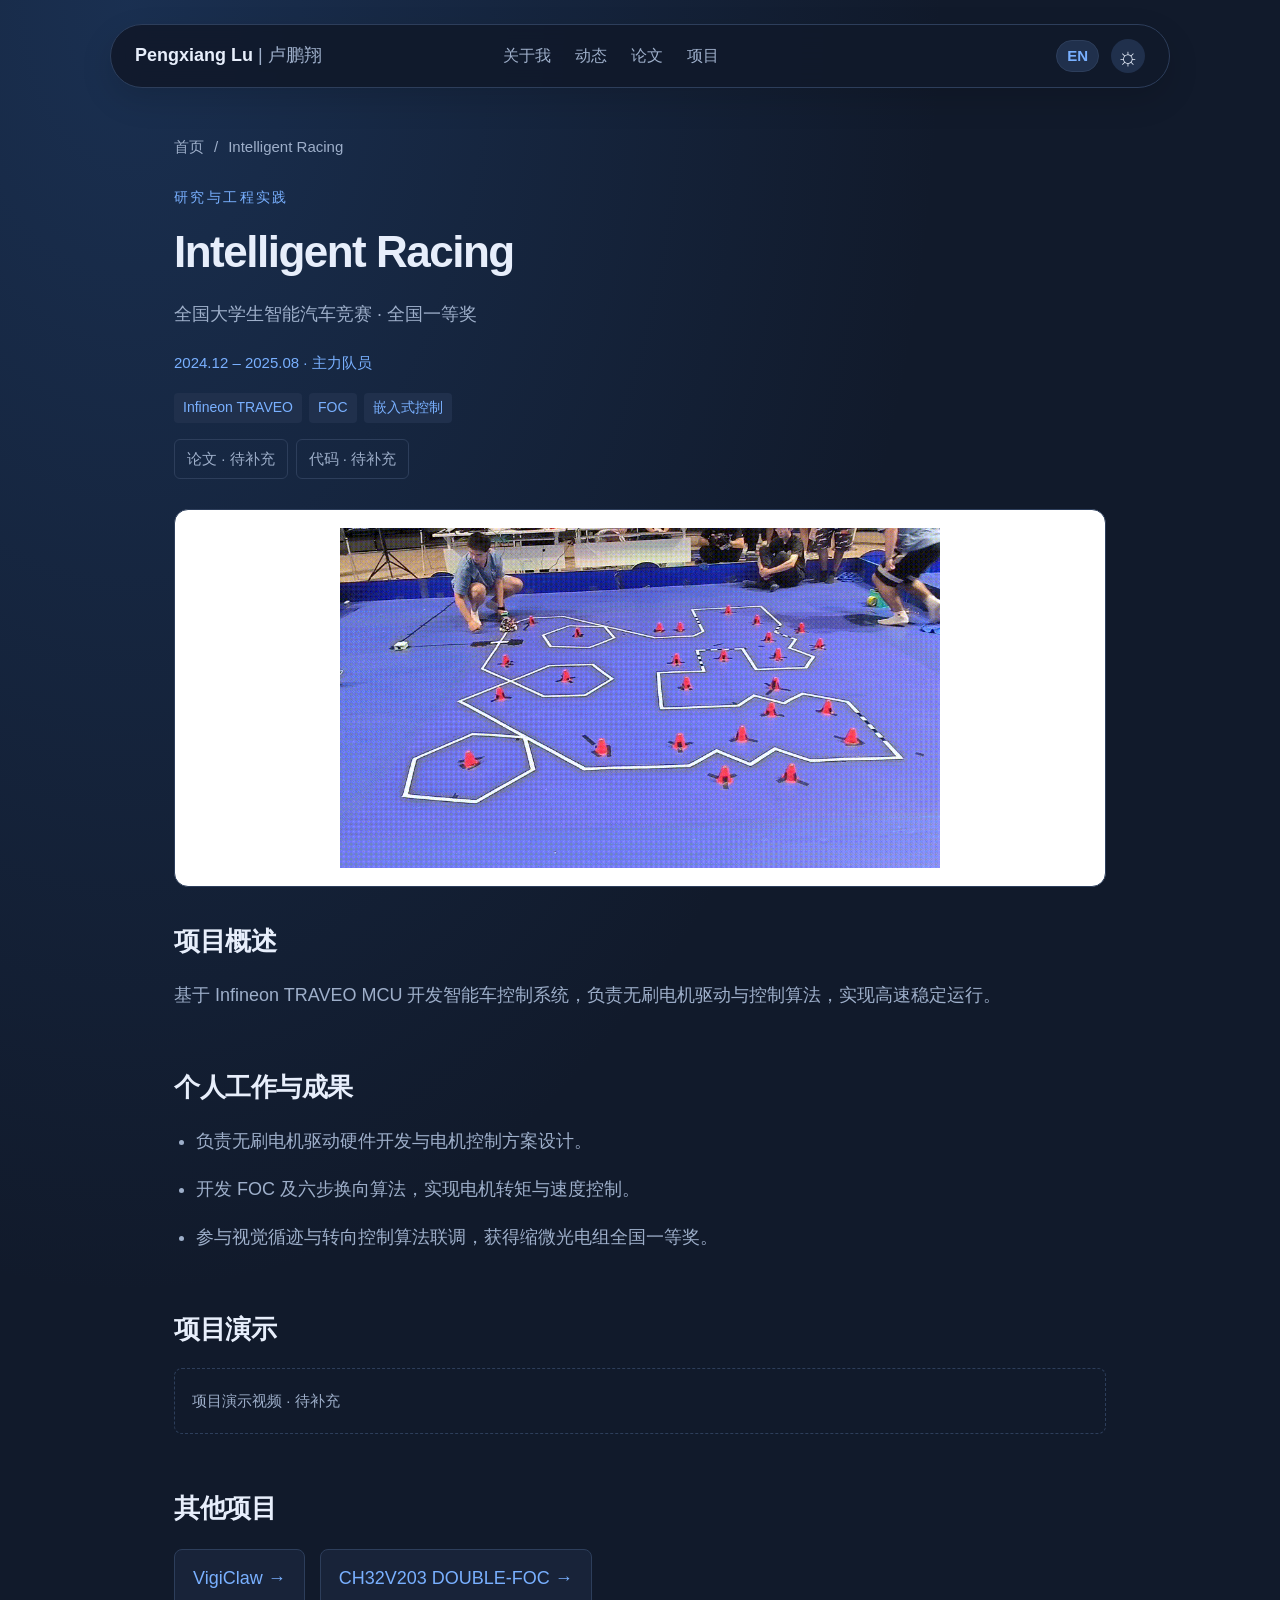
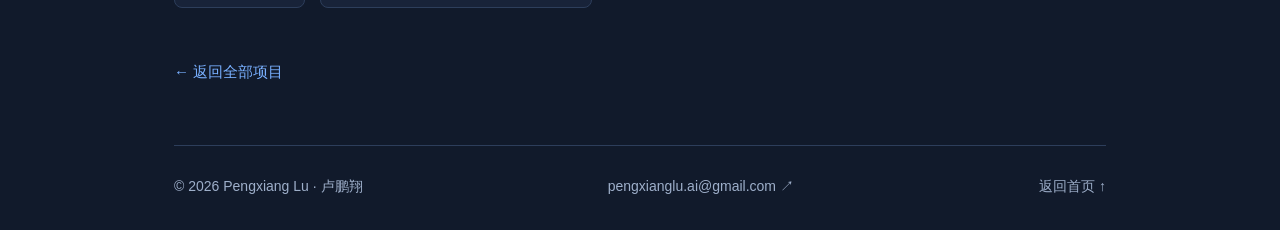
<file: project/smart-car/index.html>
<!doctype html>
<html lang="zh-CN">
  <head>
    <meta charset="UTF-8" />
    <meta name="viewport" content="width=device-width, initial-scale=1" />
    <meta name="description" content="全国大学生智能汽车竞赛 · 全国一等奖" />
    <meta name="theme-color" content="#111a2b" />
    <title>Intelligent Racing | Pengxiang Lu 卢鹏翔</title>
    <link rel="icon" href="../../assets/favicon.svg" type="image/svg+xml" />
    <link rel="stylesheet" href="../../assets/style.css?v=20261028-about-schools" />
    <script src="../../assets/content.js?v=20261028-hardware-videos" defer></script>
    <script src="../../assets/script.js?v=20261028-double-foc" defer></script>
    <script src="../../assets/i18n.js?v=20261028-about-schools" defer></script>
  </head>
  <body>
    <a class="skip" href="#main">跳转至正文</a>
    <header class="nav">
      <a class="brand" href="../../index.html">
        Pengxiang Lu
        <span>| 卢鹏翔</span>
      </a>
      <nav aria-label="页面导航">
        <a href="../../about/index.html">About</a>
        <a href="../../index.html#news">News</a>
        <a href="../../index.html#publications">Publications</a>
        <a href="../../index.html#projects">Projects</a>
      </nav>
      <button
        id="language"
        class="language-toggle"
        type="button"
        aria-label="Switch to English"
        title="Switch to English"
        lang="en"
      >
        EN
      </button>
      <button id="theme" aria-label="切换浅色主题" title="切换主题">☼</button>
    </header>
    <main id="main" class="subpage">
      <div class="breadcrumb">
        <a href="../../index.html">Home</a>
        <span>/</span>
        <span>Intelligent Racing</span>
      </div>
      <article id="project-detail" data-project="smart-car">
        <header class="detail-header">
          <div class="eyebrow">RESEARCH & ENGINEERING</div>
          <h1>Intelligent Racing</h1>
          <p>全国大学生智能汽车竞赛 · 全国一等奖</p>
          <p class="detail-meta">2024.12 – 2025.08 · 主力队员</p>
          <div class="tags">
            <span>Infineon TRAVEO</span>
            <span>FOC</span>
            <span>嵌入式控制</span>
          </div>
          <div class="resource-links" id="detail-links"></div>
        </header>
        <div class="detail-art" id="detail-art"></div>
        <div class="detail-body">
          <section>
            <h2>项目概述</h2>
            <p>
              基于 Infineon TRAVEO MCU
              开发智能车控制系统，负责无刷电机驱动与控制算法，实现高速稳定运行。
            </p>
          </section>
          <section>
            <h2>个人工作与成果</h2>
            <ul id="detail-list"></ul>
          </section>
          <section>
            <h2>项目演示</h2>
            <div class="detail-media" id="detail-media"></div>
          </section>
        </div>
      </article>
      <section>
        <div class="section-head">
          <h2>
            More projects
            <small>其他项目</small>
          </h2>
        </div>
        <div class="related-projects" id="related-projects"></div>
        <a class="more-about" href="../../index.html#projects">← 返回全部项目</a>
      </section>
      <footer>
        <div>
          <span>© 2026 Pengxiang Lu · 卢鹏翔</span>
          <a href="mailto:pengxianglu.ai@gmail.com">pengxianglu.ai@gmail.com ↗</a>
          <a href="../../index.html">返回首页 ↑</a>
        </div>
      </footer>
    </main>
  </body>
</html>
</file>
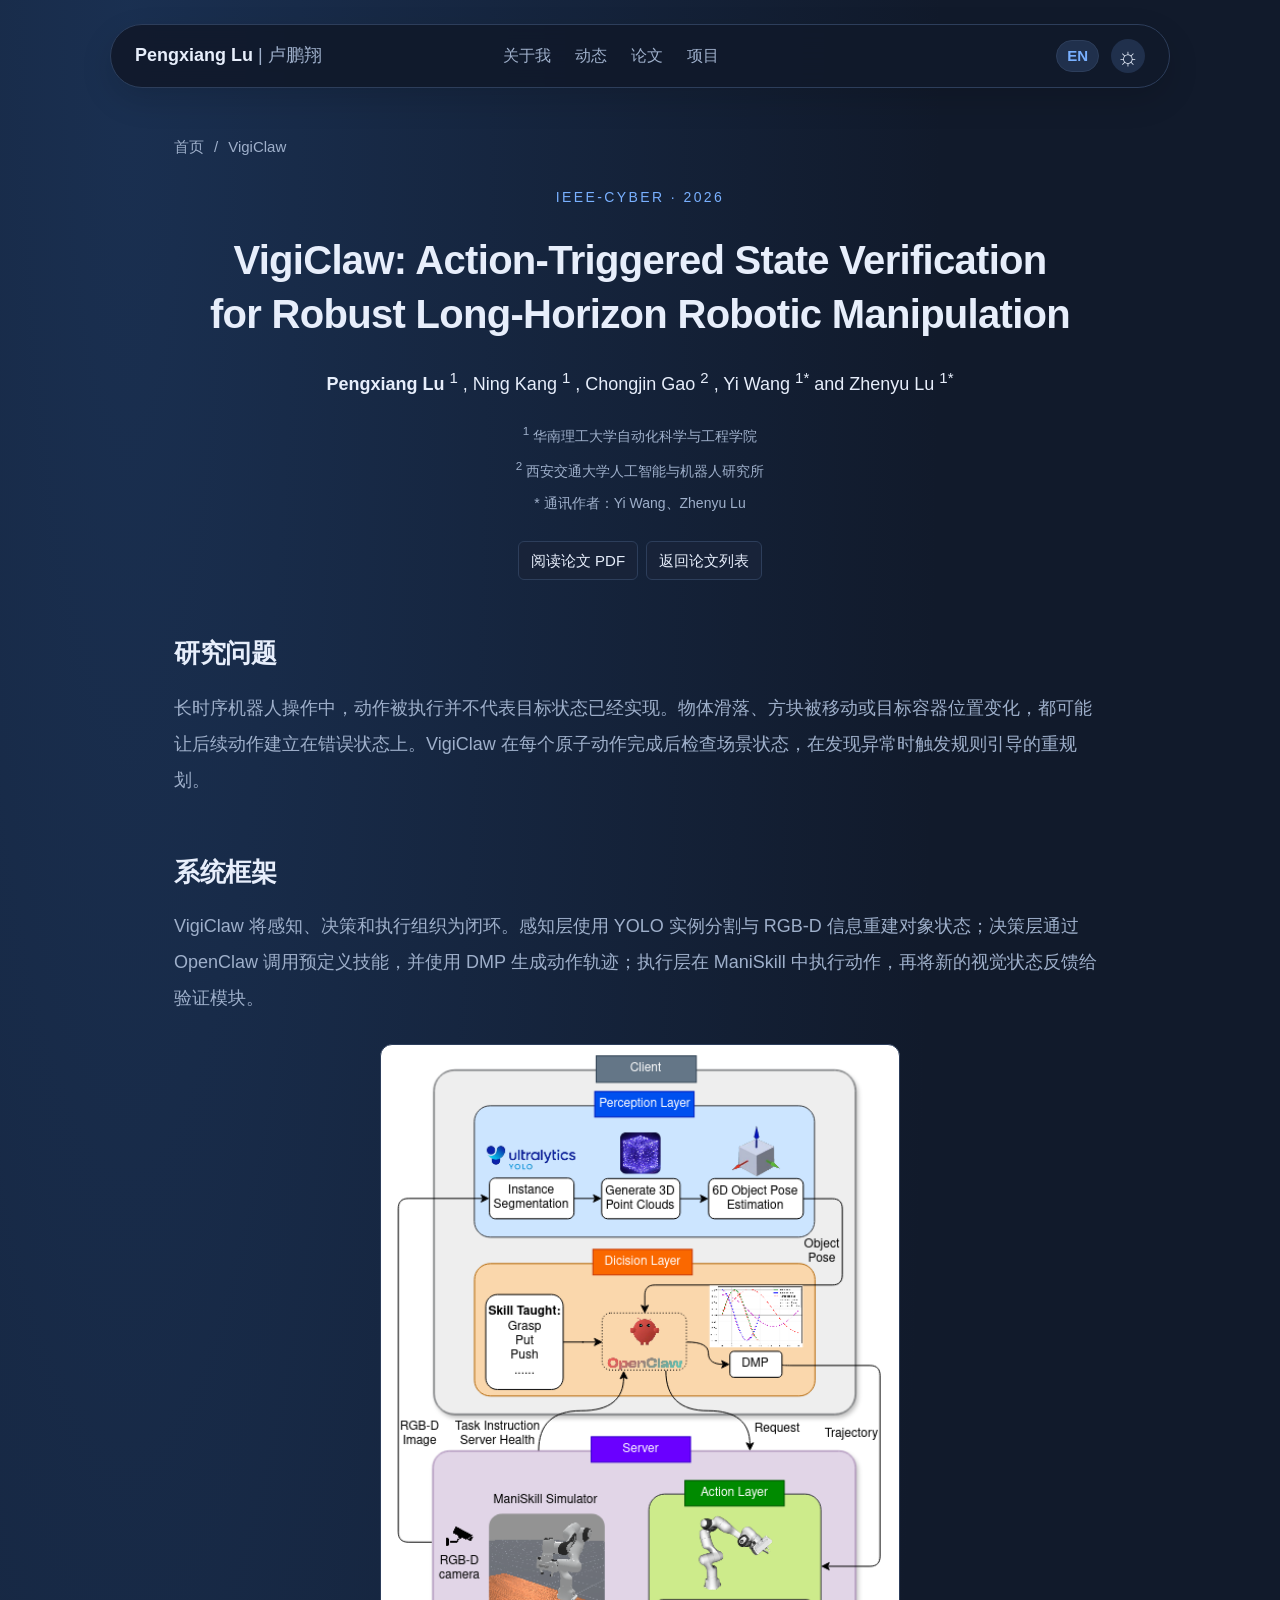
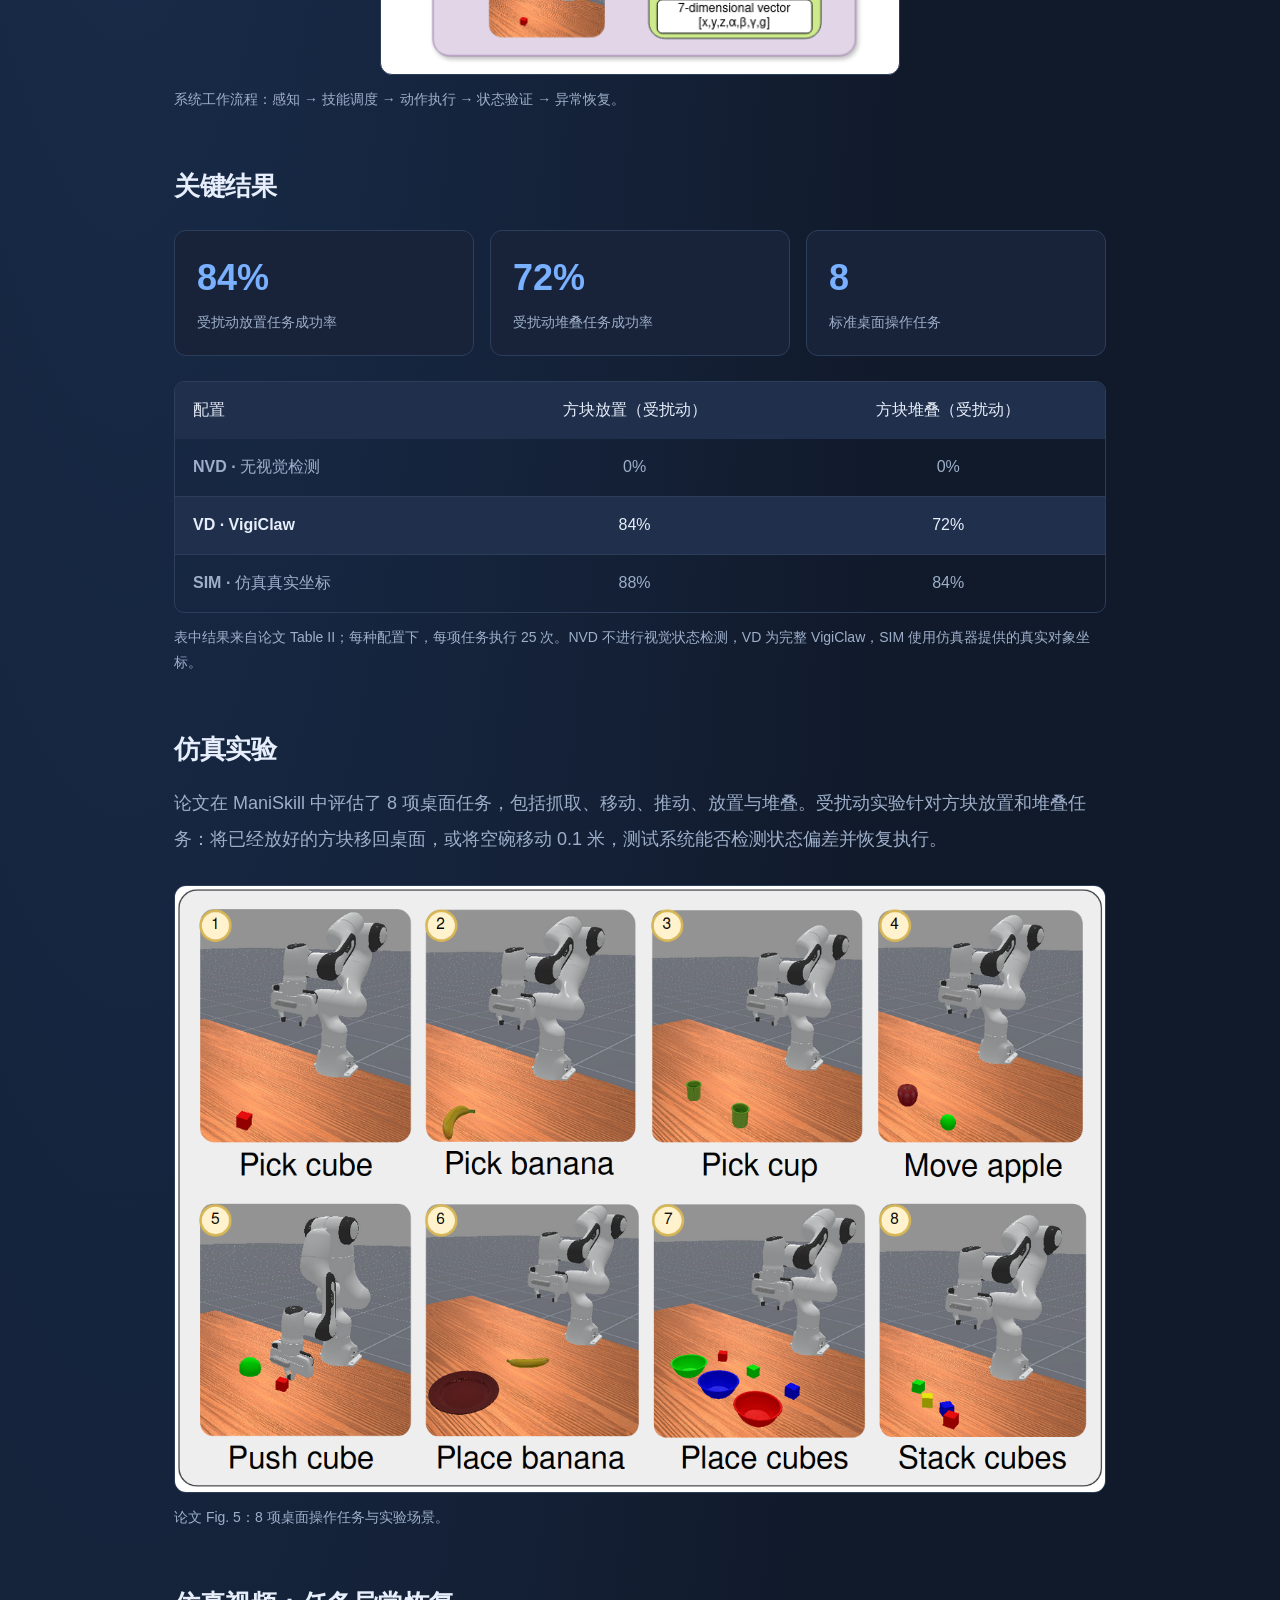
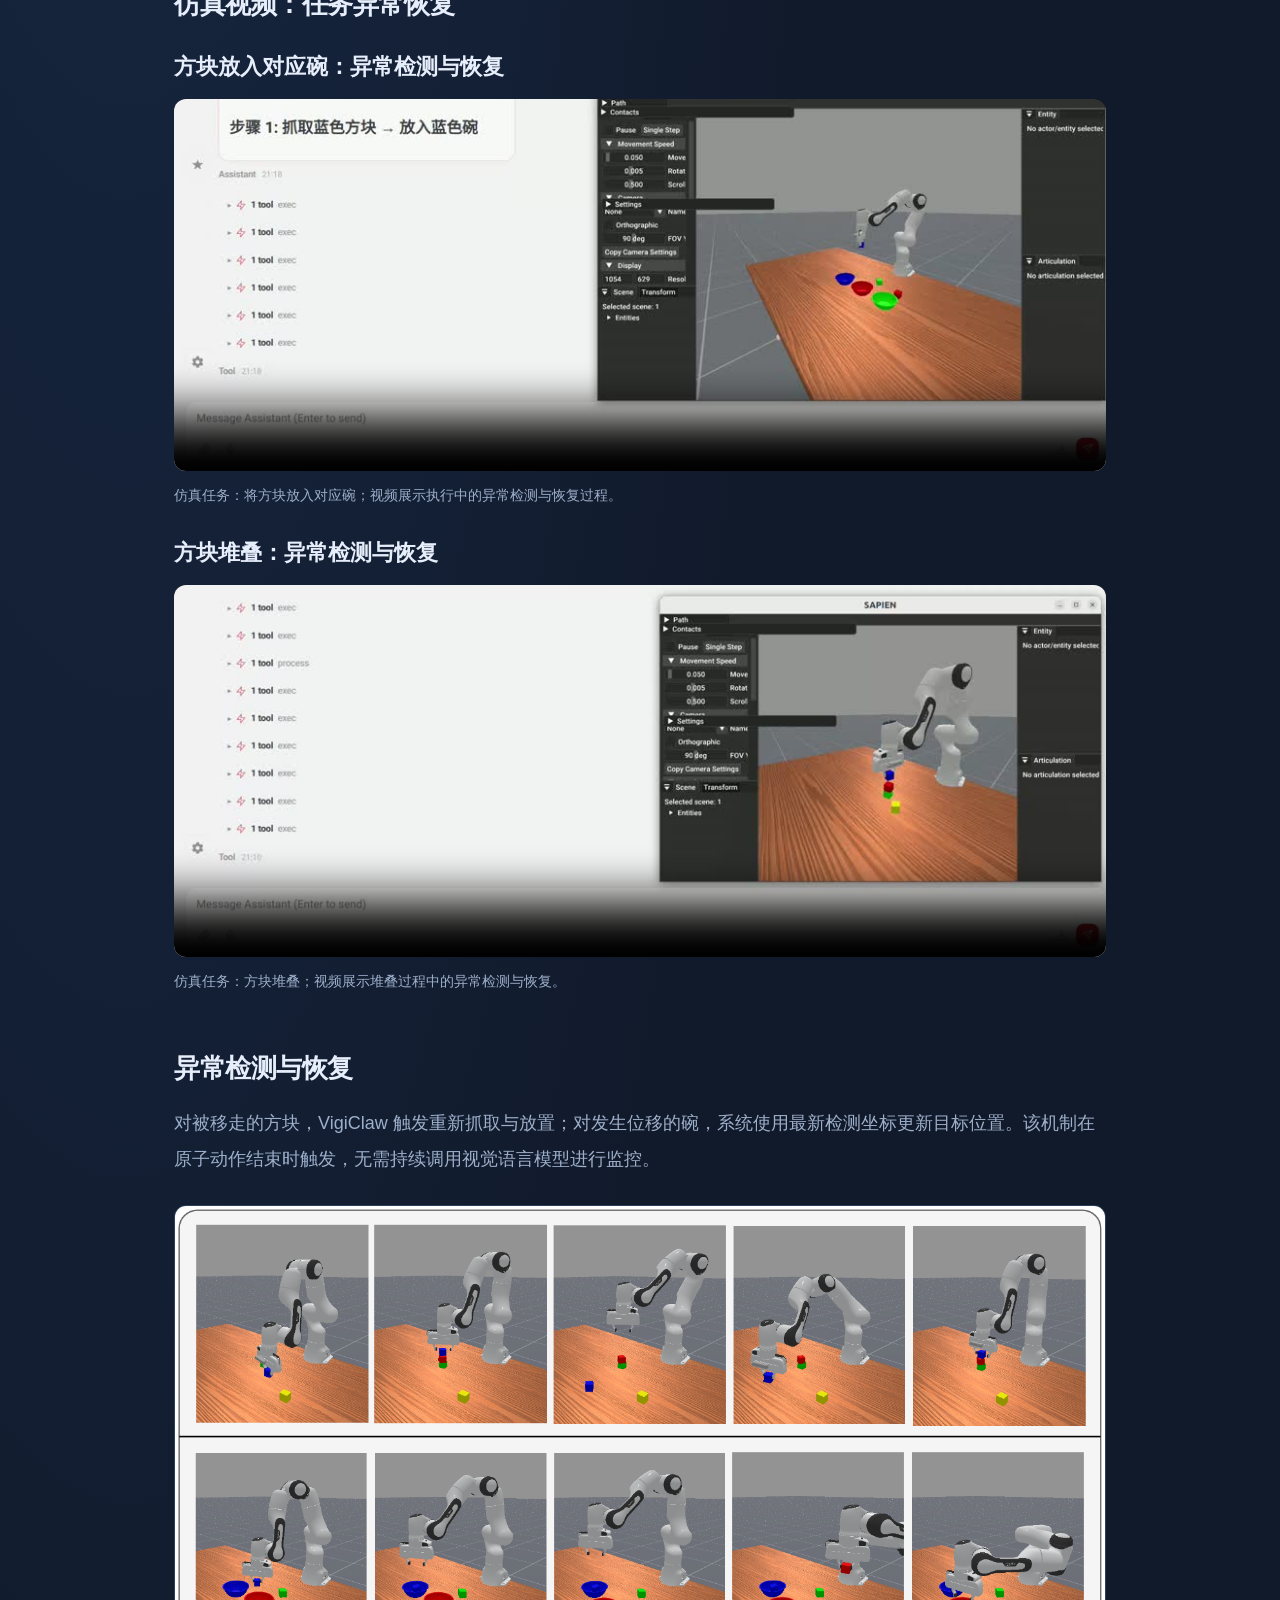
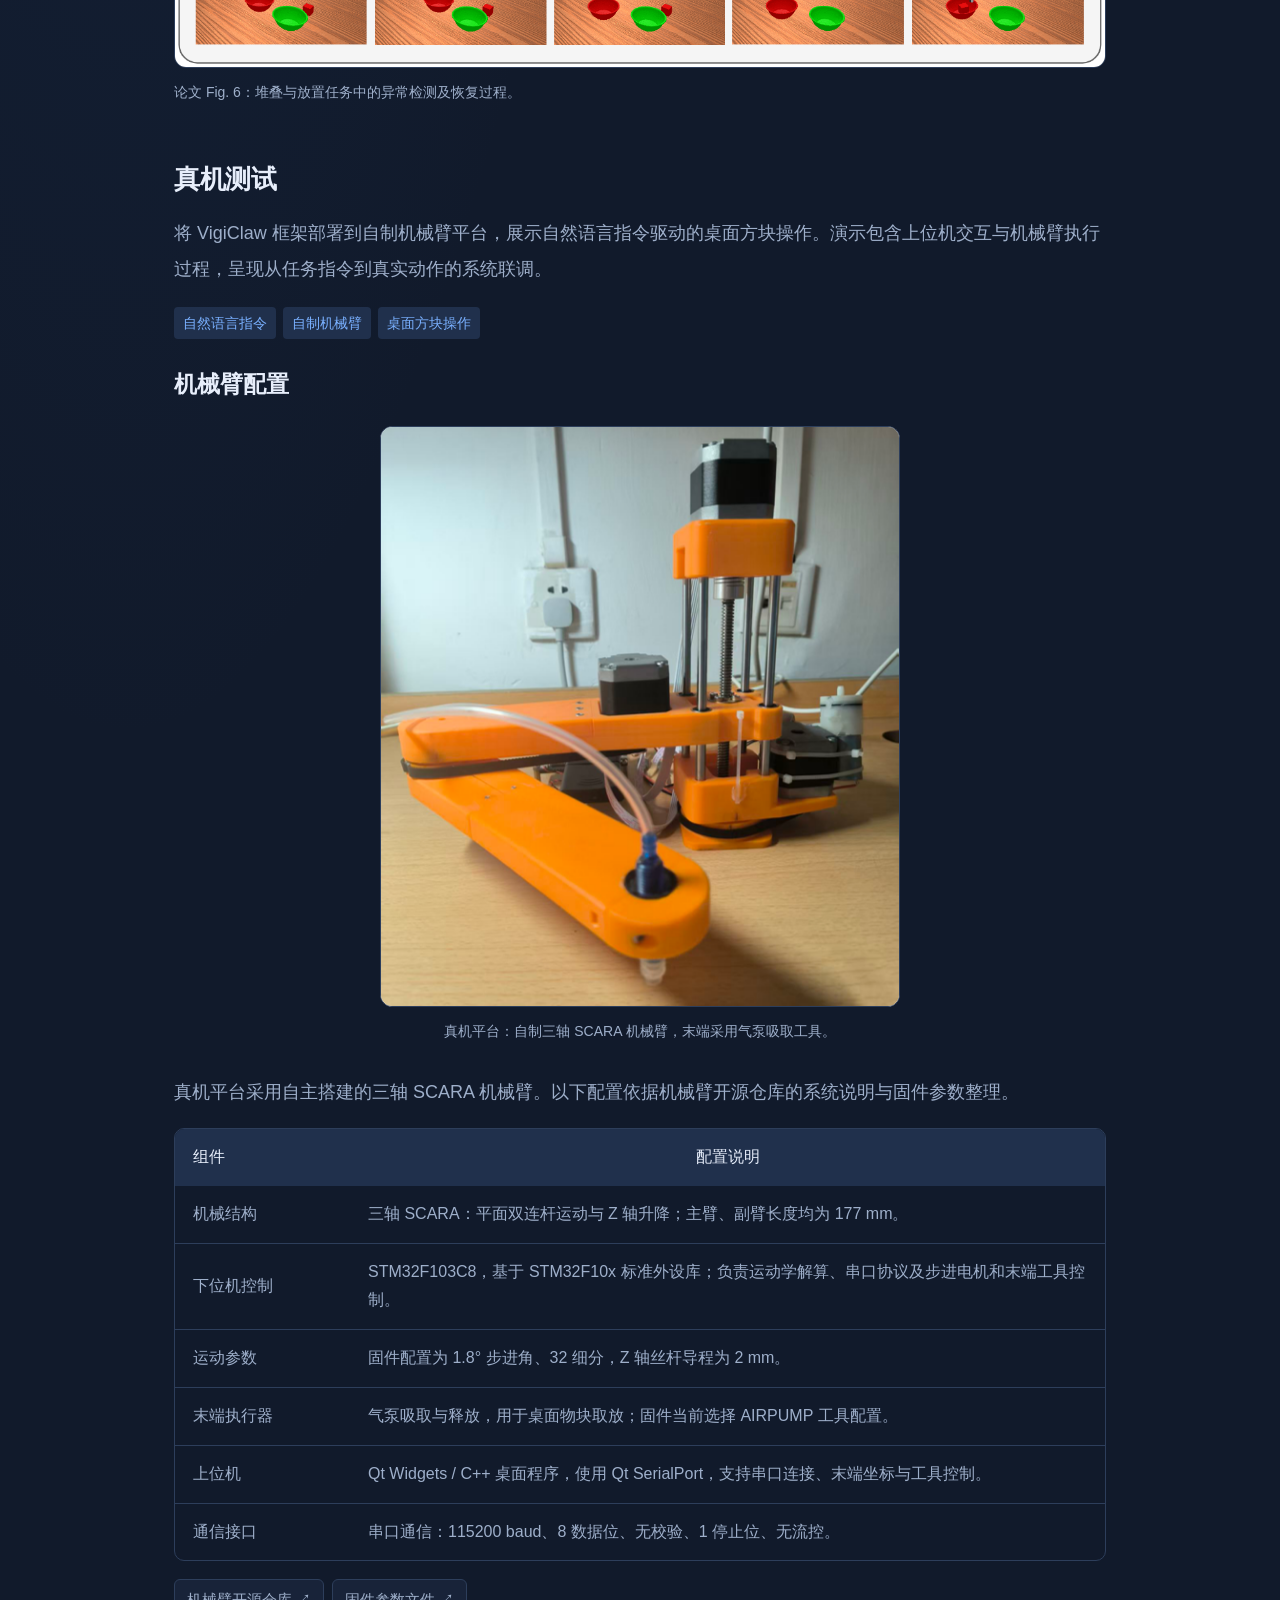
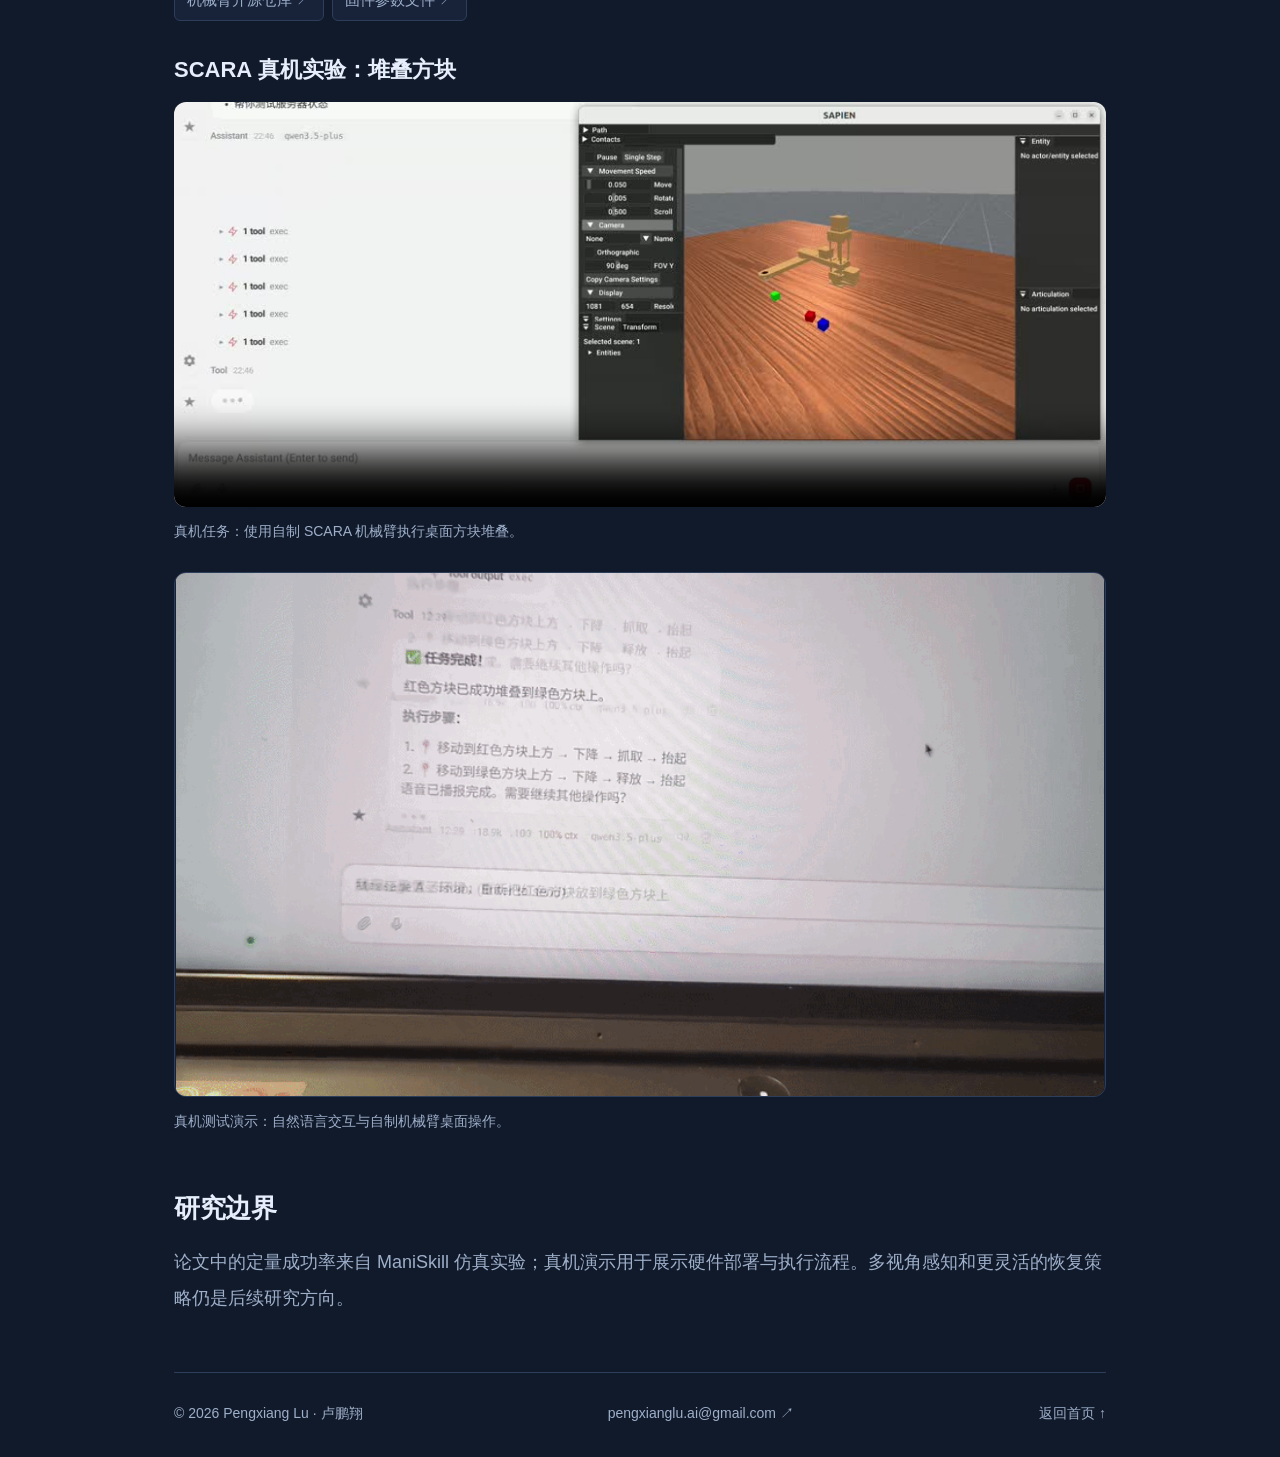
<file: project/vigiclaw/index.html>
<!doctype html>
<html lang="zh-CN">
  <head>
    <meta charset="UTF-8" />
    <meta name="viewport" content="width=device-width, initial-scale=1" />
    <meta name="description" content="面向长周期任务的机器人自主操作" />
    <meta name="theme-color" content="#111a2b" />
    <title>VigiClaw | Pengxiang Lu 卢鹏翔</title>
    <link rel="icon" href="../../assets/favicon.svg" type="image/svg+xml" />
    <link rel="stylesheet" href="../../assets/style.css?v=20261028-about-schools" />
    <script src="../../assets/content.js?v=20261028-hardware-videos" defer></script>
    <script src="../../assets/script.js?v=20261028-double-foc" defer></script>
    <script src="../../assets/i18n.js?v=20261028-about-schools" defer></script>
  </head>
  <body>
    <a class="skip" href="#main">跳转至正文</a>
    <header class="nav">
      <a class="brand" href="../../index.html">
        Pengxiang Lu
        <span>| 卢鹏翔</span>
      </a>
      <nav aria-label="页面导航">
        <a href="../../about/index.html">About</a>
        <a href="../../index.html#news">News</a>
        <a href="../../index.html#publications">Publications</a>
        <a href="../../index.html#projects">Projects</a>
      </nav>
      <button
        id="language"
        class="language-toggle"
        type="button"
        aria-label="Switch to English"
        title="Switch to English"
        lang="en"
      >
        EN
      </button>
      <button id="theme" aria-label="切换浅色主题" title="切换主题">☼</button>
    </header>
    <main id="main" class="subpage">
      <div class="breadcrumb">
        <a href="../../index.html">Home</a>
        <span>/</span>
        <span>VigiClaw</span>
      </div>
      <article id="paper-overview" class="paper-overview">
        <header class="paper-header">
          <div class="eyebrow">IEEE-CYBER · 2026</div>
          <h1>
            VigiClaw: Action-Triggered State Verification for Robust Long-Horizon Robotic
            Manipulation
          </h1>
          <p class="overview-authors">
            <strong>Pengxiang Lu</strong>
            <sup>1</sup>
            , Ning Kang
            <sup>1</sup>
            , Chongjin Gao
            <sup>2</sup>
            , Yi Wang
            <sup>1*</sup>
            and Zhenyu Lu
            <sup>1*</sup>
          </p>
          <p class="affiliation">
            <sup>1</sup>
            <span>华南理工大学自动化科学与工程学院</span>
          </p>
          <p class="affiliation">
            <sup>2</sup>
            <span>西安交通大学人工智能与机器人研究所</span>
          </p>
          <p class="affiliation">* 通讯作者：Yi Wang、Zhenyu Lu</p>
          <div class="resource-links overview-resources">
            <a href="attachments/vigiclaw-paper.pdf" target="_blank" rel="noopener">阅读论文 PDF</a>
            <a href="../../index.html#publications">返回论文列表</a>
          </div>
        </header>
        <div class="detail-body overview-body">
          <section id="problem">
            <h2>研究问题</h2>
            <p>
              长时序机器人操作中，动作被执行并不代表目标状态已经实现。物体滑落、方块被移动或目标容器位置变化，都可能让后续动作建立在错误状态上。VigiClaw
              在每个原子动作完成后检查场景状态，在发现异常时触发规则引导的重规划。
            </p>
          </section>
          <section id="system-overview">
            <h2>系统框架</h2>
            <p>
              VigiClaw 将感知、决策和执行组织为闭环。感知层使用 YOLO 实例分割与 RGB-D
              信息重建对象状态；决策层通过 OpenClaw 调用预定义技能，并使用 DMP
              生成动作轨迹；执行层在 ManiSkill 中执行动作，再将新的视觉状态反馈给验证模块。
            </p>
            <figure class="paper-figure workflow-figure">
              <img src="attachments/workflow.png" alt="VigiClaw 系统工作流程图" />
              <figcaption>
                系统工作流程：感知 → 技能调度 → 动作执行 → 状态验证 → 异常恢复。
              </figcaption>
            </figure>
          </section>
          <section id="key-results">
            <h2>关键结果</h2>
            <div class="result-metrics">
              <div>
                <b>84%</b>
                <span>受扰动放置任务成功率</span>
              </div>
              <div>
                <b>72%</b>
                <span>受扰动堆叠任务成功率</span>
              </div>
              <div>
                <b>8</b>
                <span>标准桌面操作任务</span>
              </div>
            </div>
            <div class="results-scroll" role="region" tabindex="0" aria-label="结果对比表">
              <table class="results-table">
                <thead>
                  <tr>
                    <th scope="col">配置</th>
                    <th scope="col">方块放置（受扰动）</th>
                    <th scope="col">方块堆叠（受扰动）</th>
                  </tr>
                </thead>
                <tbody>
                  <tr>
                    <th scope="row">NVD · 无视觉检测</th>
                    <td>0%</td>
                    <td>0%</td>
                  </tr>
                  <tr class="highlight">
                    <th scope="row">VD · VigiClaw</th>
                    <td>84%</td>
                    <td>72%</td>
                  </tr>
                  <tr>
                    <th scope="row">SIM · 仿真真实坐标</th>
                    <td>88%</td>
                    <td>84%</td>
                  </tr>
                </tbody>
              </table>
            </div>
            <p class="results-note">
              表中结果来自论文 Table II；每种配置下，每项任务执行 25 次。NVD 不进行视觉状态检测，VD
              为完整 VigiClaw，SIM 使用仿真器提供的真实对象坐标。
            </p>
          </section>
          <section id="experiments">
            <h2>仿真实验</h2>
            <p>
              论文在 ManiSkill 中评估了 8
              项桌面任务，包括抓取、移动、推动、放置与堆叠。受扰动实验针对方块放置和堆叠任务：将已经放好的方块移回桌面，或将空碗移动
              0.1 米，测试系统能否检测状态偏差并恢复执行。
            </p>
            <figure class="paper-figure">
              <img
                src="attachments/simulation-tasks.png"
                alt="VigiClaw 八项仿真任务"
                loading="lazy"
              />
              <figcaption>论文 Fig. 5：8 项桌面操作任务与实验场景。</figcaption>
            </figure>
          </section>
          <section id="simulation-videos">
            <h2>仿真视频：任务异常恢复</h2>
            <figure class="paper-figure experiment-video">
              <h3>方块放入对应碗：异常检测与恢复</h3>
              <video
                controls
                playsinline
                preload="metadata"
                poster="attachments/bowl-placement-recovery-poster.jpg"
                aria-label="方块放入对应碗：异常检测与恢复"
              >
                <source src="attachments/bowl-placement-recovery.webm" type="video/webm" />
              </video>
              <figcaption>
                仿真任务：将方块放入对应碗；视频展示执行中的异常检测与恢复过程。
              </figcaption>
            </figure>
            <figure class="paper-figure experiment-video">
              <h3>方块堆叠：异常检测与恢复</h3>
              <video
                controls
                playsinline
                preload="metadata"
                poster="attachments/block-stacking-recovery-poster.jpg"
                aria-label="方块堆叠：异常检测与恢复"
              >
                <source src="attachments/block-stacking-recovery.webm" type="video/webm" />
              </video>
              <figcaption>仿真任务：方块堆叠；视频展示堆叠过程中的异常检测与恢复。</figcaption>
            </figure>
          </section>
          <section id="recovery">
            <h2>异常检测与恢复</h2>
            <p>
              对被移走的方块，VigiClaw
              触发重新抓取与放置；对发生位移的碗，系统使用最新检测坐标更新目标位置。该机制在原子动作结束时触发，无需持续调用视觉语言模型进行监控。
            </p>
            <figure class="paper-figure">
              <img
                src="attachments/recovery-experiments.png"
                alt="VigiClaw 异常检测与恢复实验"
                loading="lazy"
              />
              <figcaption>论文 Fig. 6：堆叠与放置任务中的异常检测及恢复过程。</figcaption>
            </figure>
          </section>
          <section id="real-robot-testing">
            <h2>真机测试</h2>
            <p>
              将 VigiClaw
              框架部署到自制机械臂平台，展示自然语言指令驱动的桌面方块操作。演示包含上位机交互与机械臂执行过程，呈现从任务指令到真实动作的系统联调。
            </p>
            <div class="tags real-robot-tags">
              <span>自然语言指令</span>
              <span>自制机械臂</span>
              <span>桌面方块操作</span>
            </div>
            <div id="robot-arm-configuration" class="arm-configuration">
              <h3>机械臂配置</h3>
              <figure class="paper-figure arm-photo">
                <img
                  src="attachments/scara-real-robot.png"
                  alt="自制三轴 SCARA 机械臂实物照片"
                  width="543"
                  height="607"
                  loading="lazy"
                />
                <figcaption>真机平台：自制三轴 SCARA 机械臂，末端采用气泵吸取工具。</figcaption>
              </figure>
              <p>
                真机平台采用自主搭建的三轴 SCARA
                机械臂。以下配置依据机械臂开源仓库的系统说明与固件参数整理。
              </p>
              <div class="results-scroll" role="region" tabindex="0" aria-label="机械臂配置表">
                <table class="results-table hardware-table">
                  <thead>
                    <tr>
                      <th scope="col">组件</th>
                      <th scope="col">配置说明</th>
                    </tr>
                  </thead>
                  <tbody>
                    <tr>
                      <th scope="row">机械结构</th>
                      <td>三轴 SCARA：平面双连杆运动与 Z 轴升降；主臂、副臂长度均为 177 mm。</td>
                    </tr>
                    <tr>
                      <th scope="row">下位机控制</th>
                      <td>
                        STM32F103C8，基于 STM32F10x
                        标准外设库；负责运动学解算、串口协议及步进电机和末端工具控制。
                      </td>
                    </tr>
                    <tr>
                      <th scope="row">运动参数</th>
                      <td>固件配置为 1.8° 步进角、32 细分，Z 轴丝杆导程为 2 mm。</td>
                    </tr>
                    <tr>
                      <th scope="row">末端执行器</th>
                      <td>气泵吸取与释放，用于桌面物块取放；固件当前选择 AIRPUMP 工具配置。</td>
                    </tr>
                    <tr>
                      <th scope="row">上位机</th>
                      <td>
                        Qt Widgets / C++ 桌面程序，使用 Qt
                        SerialPort，支持串口连接、末端坐标与工具控制。
                      </td>
                    </tr>
                    <tr>
                      <th scope="row">通信接口</th>
                      <td>串口通信：115200 baud、8 数据位、无校验、1 停止位、无流控。</td>
                    </tr>
                  </tbody>
                </table>
              </div>
              <div class="resource-links hardware-sources">
                <a
                  href="https://github.com/pengxiang-lu/scara-robot-arm"
                  target="_blank"
                  rel="noopener noreferrer"
                >
                  机械臂开源仓库 ↗
                </a>
                <a
                  href="https://github.com/pengxiang-lu/scara-robot-arm/blob/main/%E4%B8%8B%E4%BD%8D%E6%9C%BA%E4%BB%A3%E7%A0%81/Software/driver_config.h"
                  target="_blank"
                  rel="noopener noreferrer"
                >
                  固件参数文件 ↗
                </a>
              </div>
            </div>
            <figure class="paper-figure experiment-video">
              <h3>SCARA 真机实验：堆叠方块</h3>
              <video
                controls
                playsinline
                preload="metadata"
                poster="attachments/scara-block-stacking-poster.jpg"
                aria-label="SCARA 真机实验：堆叠方块"
              >
                <source src="attachments/scara-block-stacking.webm" type="video/webm" />
              </video>
              <figcaption>真机任务：使用自制 SCARA 机械臂执行桌面方块堆叠。</figcaption>
            </figure>
            <figure class="paper-figure real-robot-figure">
              <img
                src="../../assets/vigiclaw-demo.gif"
                alt="VigiClaw 真机测试动图"
                loading="lazy"
                width="800"
                height="450"
              />
              <figcaption>真机测试演示：自然语言交互与自制机械臂桌面操作。</figcaption>
            </figure>
          </section>
          <section>
            <h2>研究边界</h2>
            <p>
              论文中的定量成功率来自 ManiSkill
              仿真实验；真机演示用于展示硬件部署与执行流程。多视角感知和更灵活的恢复策略仍是后续研究方向。
            </p>
          </section>
        </div>
      </article>
      <footer>
        <div>
          <span>© 2026 Pengxiang Lu · 卢鹏翔</span>
          <a href="mailto:pengxianglu.ai@gmail.com">pengxianglu.ai@gmail.com ↗</a>
          <a href="../../index.html">返回首页 ↑</a>
        </div>
      </footer>
    </main>
  </body>
</html>
</file>
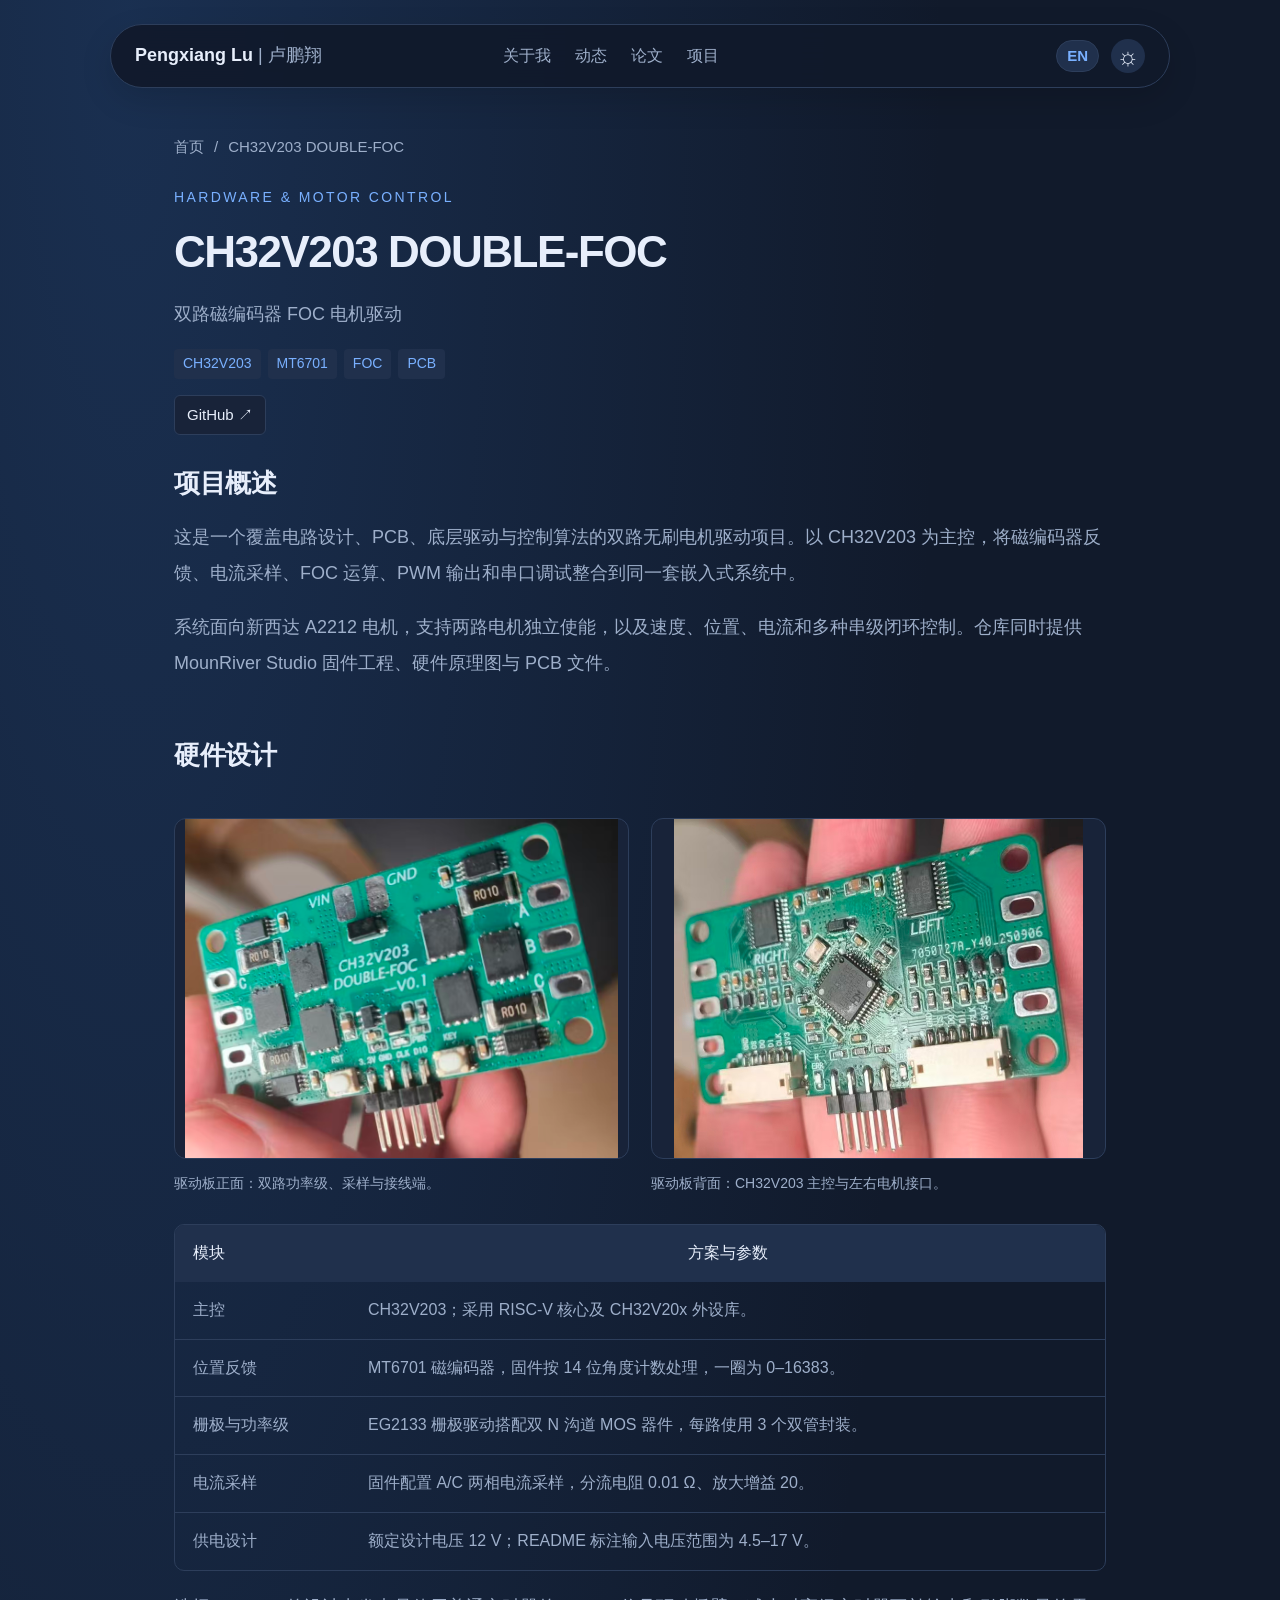
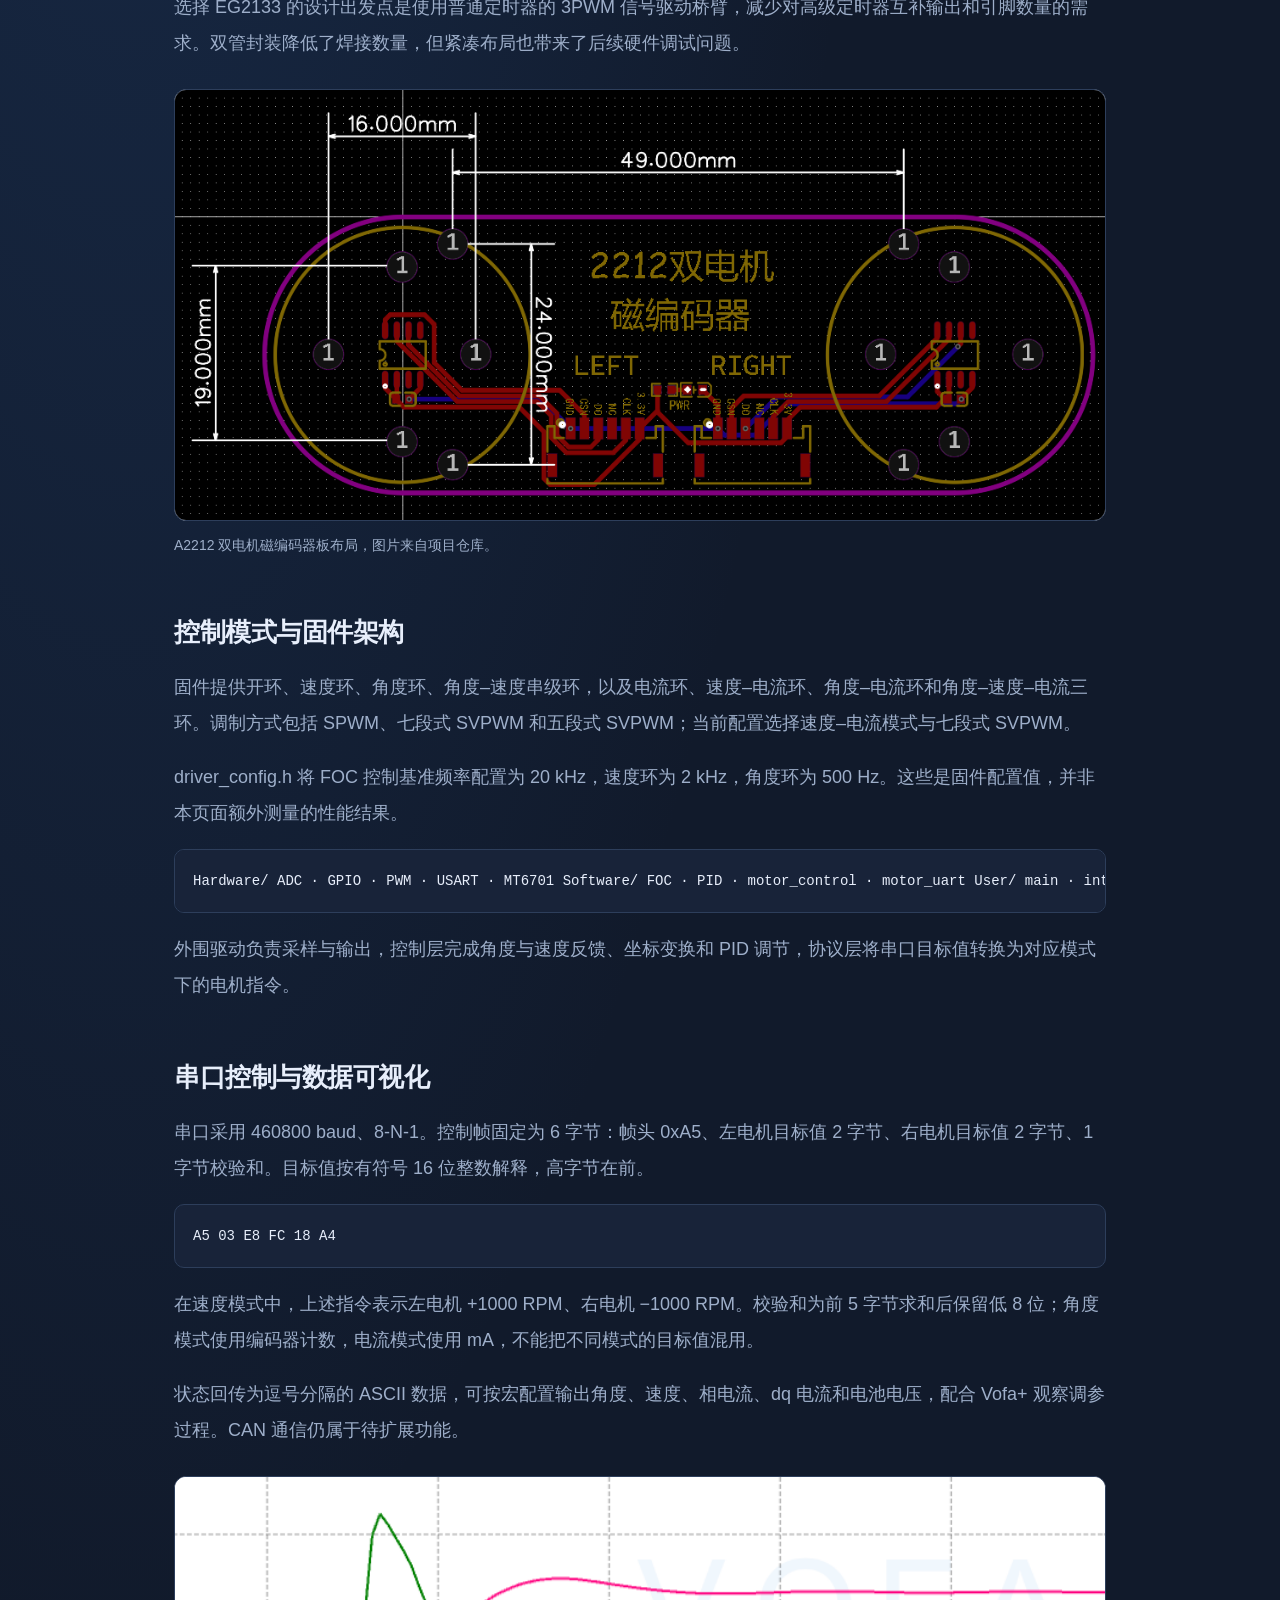
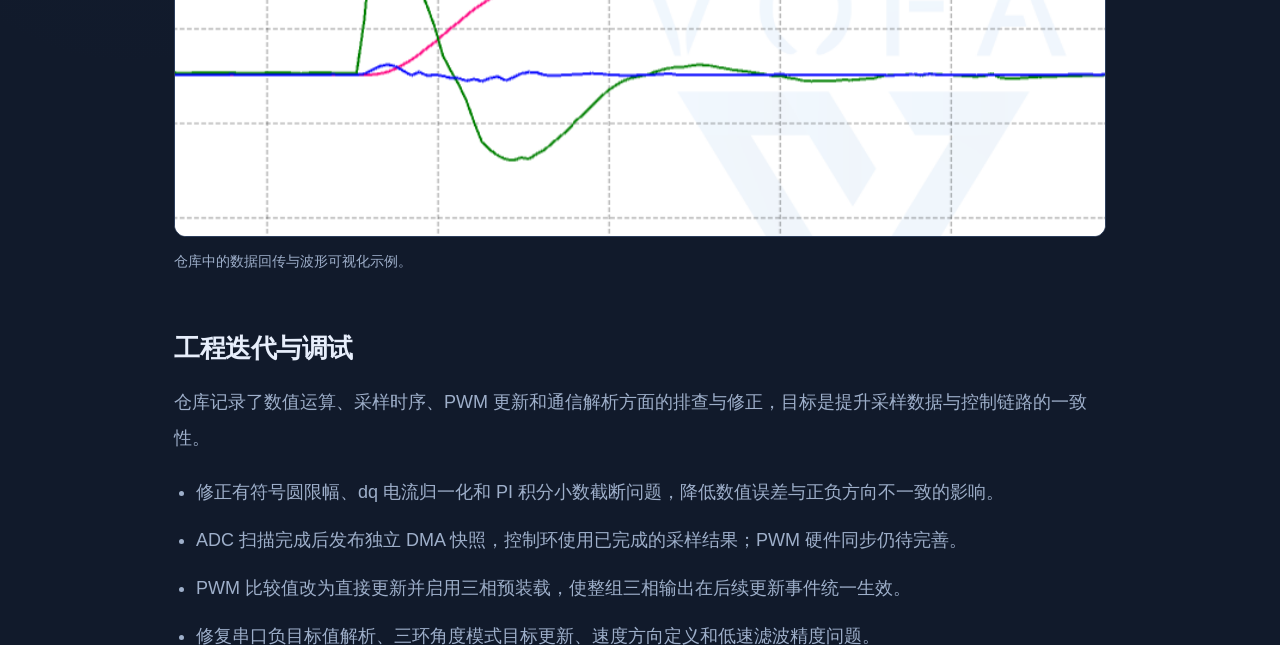
<file: project/vla-memory/index.html>
<!doctype html>
<html lang="zh-CN">
  <head>
    <meta charset="UTF-8" />
    <meta name="viewport" content="width=device-width, initial-scale=1" />
    <meta http-equiv="refresh" content="0; url=../double-foc/index.html" />
    <title>CH32V203 DOUBLE-FOC</title>
  </head>
  <body>
    <p><a href="../double-foc/index.html">查看 CH32V203 DOUBLE-FOC 项目 / View project →</a></p>
  </body>
</html>
</file>
<file: assets/style.css>
:root {
  color-scheme: dark;
  --bg: #111a2b;
  --panel: #182339;
  --panel2: #20304c;
  --text: #e7eefb;
  --muted: #9eafca;
  --accent: #79b0ff;
  --line: #2d3e5b;
  --shadow: 0 12px 32px #0002;
}
* {
  box-sizing: border-box;
}
html {
  scroll-behavior: smooth;
  scroll-padding-top: 105px;
}
body {
  margin: 0;
  background: radial-gradient(ellipse at 10% 0%, #254b8170, transparent 50%), var(--bg);
  color: var(--text);
  font:
    18px/1.85 -apple-system,
    BlinkMacSystemFont,
    "Segoe UI",
    "Noto Sans SC",
    "Microsoft YaHei",
    sans-serif;
}
a {
  color: inherit;
  text-decoration: none;
}
button {
  font: inherit;
  color: inherit;
  cursor: pointer;
}
button:focus-visible,
a:focus-visible {
  outline: 2px solid var(--accent);
  outline-offset: 5px;
}
a:hover {
  color: var(--accent);
}
.skip {
  position: fixed;
  top: -60px;
  background: var(--panel);
  z-index: 20;
  padding: 8px;
}
.skip:focus {
  top: 0;
}
.nav {
  max-width: 1060px;
  margin: 24px auto 0;
  position: sticky;
  top: 16px;
  z-index: 10;
  border: 1px solid var(--line);
  border-radius: 40px;
  min-height: 64px;
  padding: 12px 24px;
  display: flex;
  align-items: center;
  gap: 24px;
  background: color-mix(in srgb, var(--bg) 92%, transparent);
  backdrop-filter: blur(16px);
  box-shadow: var(--shadow);
}
.brand {
  font-weight: 650;
  white-space: nowrap;
}
.brand span {
  color: var(--muted);
  font-weight: 400;
}
.nav nav {
  display: flex;
  gap: 24px;
  margin-left: auto;
  font-size: 16px;
  color: var(--muted);
}
#theme {
  border: 0;
  background: var(--panel2);
  width: 34px;
  height: 34px;
  border-radius: 50%;
  font-size: 25px;
  display: grid;
  place-content: center;
  flex-shrink: 0;
}
main {
  max-width: 980px;
  margin: auto;
  padding: 0 24px;
}
.hero {
  display: flex;
  justify-content: space-between;
  align-items: center;
  gap: 40px;
  padding: 76px 0 65px;
}
.eyebrow {
  color: var(--accent);
  font-size: 14px;
  letter-spacing: 2.4px;
  display: flex;
  align-items: center;
  gap: 9px;
}
.dot {
  width: 6px;
  height: 6px;
  background: var(--accent);
  border-radius: 50%;
}
h1 {
  font-size: 50px;
  letter-spacing: -1.5px;
  line-height: 1.3;
  margin: 17px 0;
}
h1 span {
  display: block;
  font-size: 31px;
  letter-spacing: 4px;
  font-weight: 450;
  margin-top: 10px;
}
.hero-sub {
  color: var(--muted);
  margin: 20px 0 6px;
  font-size: 19px;
}
.roles {
  font-size: 15px;
  color: var(--muted);
}
.roles span {
  padding: 0 8px;
  color: var(--accent);
}
.contacts {
  display: flex;
  flex-wrap: wrap;
  gap: 10px;
  margin-top: 25px;
}
.contacts a,
.resource-links a,
.resource-links .pending {
  font-size: 15px;
  border: 1px solid var(--line);
  border-radius: 6px;
  padding: 5px 12px;
  background: var(--panel);
}
.portrait-wrap {
  position: relative;
  margin-right: 25px;
  padding: 9px;
  border: 1px solid #79b0ff4a;
  border-radius: 18px;
  background: var(--panel);
}
.portrait {
  width: 152px;
  height: 193px;
  object-fit: cover;
  object-position: top;
  border-radius: 12px;
  display: block;
  filter: saturate(0.75);
}
.portrait-caption {
  position: absolute;
  bottom: -14px;
  left: 18px;
  right: 18px;
  text-align: center;
  font-size: 13px;
  letter-spacing: 1px;
  background: var(--panel2);
  border: 1px solid var(--line);
  border-radius: 20px;
  padding: 2px;
  color: var(--accent);
}
section {
  margin-bottom: 56px;
}
.section-head {
  display: flex;
  justify-content: space-between;
  align-items: center;
  margin-bottom: 23px;
  gap: 12px;
}
h2 {
  font-size: 26px;
  line-height: 1.4;
  letter-spacing: -0.5px;
  margin: 0;
  display: flex;
  align-items: center;
  gap: 12px;
}
h2 small {
  font-size: 15px;
  font-weight: 400;
  letter-spacing: 1px;
  color: var(--muted);
  padding-left: 3px;
}
.section-icon {
  display: inline-grid;
  place-items: center;
  background: var(--panel2);
  border: 1px solid var(--line);
  border-radius: 7px;
  color: var(--accent);
  width: 32px;
  height: 32px;
  font-size: 24px;
  font-weight: 400;
}
.section-index {
  font-size: 14px;
  font-family: monospace;
  color: var(--muted);
}
.about-copy {
  color: var(--muted);
}
.about-copy p {
  margin: 0 0 12px;
}
strong {
  color: var(--text);
  font-weight: 600;
}
.stats {
  display: flex;
  border-top: 1px solid var(--line);
  border-bottom: 1px solid var(--line);
  margin: 25px 0 20px;
  padding: 20px 0;
}
.stats > div {
  width: 33.3%;
  display: flex;
  flex-direction: column;
  padding-left: 28px;
  border-left: 1px solid var(--line);
}
.stats > div:first-child {
  border-left: 0;
  padding-left: 0;
}
.stats b {
  font-size: 32px;
  line-height: 1.4;
  font-weight: 550;
}
.stats b span {
  font-size: 19px;
  color: var(--muted);
  font-weight: 400;
  margin-left: 4px;
}
.stats small {
  font-size: 14px;
  color: var(--muted);
}
.skills,
.tags {
  display: flex;
  flex-wrap: wrap;
  gap: 7px;
}
.skills span,
.tags span {
  font-size: 14px;
  color: var(--accent);
  border-radius: 4px;
  padding: 2px 9px;
  background: var(--panel2);
}
.timeline {
  list-style: none;
  padding: 0;
  margin: 0;
}
.timeline li {
  display: grid;
  grid-template-columns: 100px 1fr;
  position: relative;
  gap: 23px;
  padding-bottom: 25px;
}
.timeline li:before {
  content: "";
  position: absolute;
  left: 111px;
  top: 11px;
  bottom: -11px;
  width: 1px;
  background: var(--line);
}
.timeline li:after {
  content: "";
  position: absolute;
  left: 108px;
  top: 10px;
  width: 7px;
  height: 7px;
  background: var(--accent);
  border: 3px solid var(--bg);
  box-sizing: content-box;
  border-radius: 50%;
}
.timeline li:last-child {
  padding-bottom: 0;
}
.timeline li:last-child:before {
  display: none;
}
.timeline time {
  font: 15px/2 monospace;
  color: var(--muted);
}
.timeline li > div {
  padding-left: 12px;
}
.timeline p {
  margin: 5px 0 0;
  color: var(--muted);
  font-size: 17px;
}
.label {
  font-size: 12px;
  letter-spacing: 1px;
  color: var(--accent);
  background: var(--panel2);
  padding: 3px 7px;
  border-radius: 3px;
}
.gold {
  color: #d6bd78;
  background: #c3a65c13;
}
.publication {
  display: grid;
  grid-template-columns: 280px 1fr;
  gap: 28px;
  border: 1px solid var(--line);
  padding: 23px;
  border-radius: 14px;
  background: var(--panel);
  box-shadow: var(--shadow);
}
.publication-art {
  min-height: 210px;
  display: flex;
  justify-content: center;
  align-items: center;
  flex-direction: column;
  background: radial-gradient(ellipse, #335c90 0%, #142744 80%);
  border-radius: 8px;
  color: #bfdaff;
  padding: 20px;
}
.publication-art > span {
  font-size: 37px;
  letter-spacing: -1px;
  font-weight: 600;
}
.flow {
  display: flex;
  align-items: center;
  gap: 6px;
  margin: 18px 0 24px;
}
.flow i {
  font-size: 12px;
  font-style: normal;
  border: 1px solid #79b0ff66;
  border-radius: 5px;
  padding: 6px;
}
.flow em {
  font-style: normal;
  color: #79b0ff;
}
.publication-art small {
  font-size: 10px;
  letter-spacing: 1.2px;
}
.overline {
  font-size: 13px;
  color: var(--accent);
  letter-spacing: 1.5px;
}
h3 {
  line-height: 1.5;
  margin: 4px 0 8px;
  font-size: 22px;
}
.publication-copy p {
  font-size: 15px;
  color: var(--muted);
  line-height: 1.8;
  margin: 6px 0;
}
.publication-copy .paper-sub {
  font-size: 17px;
  color: var(--text);
}
.resource-links {
  display: flex;
  gap: 8px;
  flex-wrap: wrap;
  margin-top: 16px;
}
.resource-links .pending {
  color: var(--muted);
  background: transparent;
}
.sort {
  display: flex;
  gap: 3px;
  background: var(--panel);
  border: 1px solid var(--line);
  padding: 3px;
  border-radius: 20px;
}
.sort button {
  font-size: 14px;
  border: 0;
  border-radius: 20px;
  background: transparent;
  color: var(--muted);
  padding: 3px 13px;
}
.sort button.active {
  background: var(--panel2);
  color: var(--accent);
}
.project-grid {
  display: grid;
  grid-template-columns: repeat(3, 1fr);
  gap: 17px;
}
.project {
  background: var(--panel);
  border: 1px solid var(--line);
  border-radius: 13px;
  overflow: hidden;
  display: flex;
  flex-direction: column;
  transition:
    transform 0.2s,
    border-color 0.2s;
}
.project:hover {
  transform: translateY(-4px);
  border-color: #79b0ff77;
}
.project-art {
  height: 155px;
  position: relative;
  background: linear-gradient(145deg, #263e66, #172944);
  overflow: hidden;
}
.project-art svg {
  width: 100%;
  height: 100%;
}
.project-art > img {
  width: 100%;
  height: 100%;
  object-fit: cover;
}
.project-body {
  padding: 20px;
  flex: 1;
  display: flex;
  flex-direction: column;
}
.project .meta {
  font-size: 12px;
  letter-spacing: 1px;
  color: var(--accent);
  margin-bottom: 10px;
}
.project h3 {
  font-size: 23px;
  margin: 0 0 3px;
}
.project .subtitle {
  font-size: 15px;
  color: var(--text);
  margin: 0 0 10px;
}
.project .description {
  font-size: 15px;
  color: var(--muted);
  margin: 0 0 16px;
}
.project .tags {
  margin-top: auto;
}
.project-open {
  border: 0;
  border-top: 1px solid var(--line);
  background: none;
  display: flex;
  justify-content: space-between;
  padding: 11px 20px;
  width: 100%;
  font-size: 14px;
  color: var(--muted);
}
.project-open:hover {
  color: var(--accent);
  background: var(--panel2);
}
.award-list > div {
  display: flex;
  align-items: center;
  gap: 16px;
  padding: 17px 0;
  border-bottom: 1px solid var(--line);
}
.award-symbol {
  color: #d6bd78;
  font-size: 26px;
}
.award-list h3 {
  font-size: 17px;
  margin: 0 0 3px;
}
.award-list p {
  font-size: 14px;
  color: var(--muted);
  margin: 0;
}
.award-list time {
  margin-left: auto;
  font: 14px monospace;
  color: var(--muted);
  white-space: nowrap;
}
footer {
  border-top: 1px solid var(--line);
  padding: 28px 0 30px;
  color: var(--muted);
  font-size: 14px;
}
footer > p {
  font-size: 18px;
  color: var(--text);
  margin: 0 0 20px;
}
footer > div {
  display: flex;
  justify-content: space-between;
  gap: 16px;
  flex-wrap: wrap;
}
dialog {
  width: min(760px, calc(100% - 32px));
  max-height: 85vh;
  border: 1px solid var(--line);
  border-radius: 16px;
  padding: 35px;
  background: var(--panel);
  color: var(--text);
  box-shadow: 0 30px 100px #0007;
}
dialog::backdrop {
  background: #0009;
  backdrop-filter: blur(5px);
}
.dialog-close {
  position: absolute;
  right: 14px;
  top: 8px;
  background: none;
  border: 0;
  font-size: 32px;
  color: var(--muted);
}
dialog h2 {
  padding-right: 25px;
  margin-bottom: 10px;
}
dialog li,
dialog p {
  color: var(--muted);
  font-size: 17px;
}
dialog li {
  margin-bottom: 8px;
}
dialog video {
  width: 100%;
  border-radius: 8px;
  margin-top: 20px;
  background: #111;
}
.media-note {
  padding: 17px;
  border: 1px dashed var(--line);
  border-radius: 8px;
  margin-top: 20px;
  font-size: 15px !important;
}
body.light {
  color-scheme: light;
  --bg: #f5f8ff;
  --panel: #fff;
  --panel2: #e8effc;
  --text: #203656;
  --muted: #5e7295;
  --accent: #2d66b8;
  --line: #d5e1f4;
  --shadow: 0 12px 32px #24457508;
  background: radial-gradient(ellipse at 10% 0%, #dbe8ff70, transparent 50%), var(--bg);
}
@media (max-width: 800px) {
  .nav {
    margin: 12px 16px 0;
    padding: 10px 17px;
    gap: 14px;
  }
  .nav nav {
    gap: 14px;
  }
  .brand span {
    display: none;
  }
  .hero {
    padding: 55px 0 40px;
  }
  .portrait-wrap {
    margin-right: 0;
  }
  .project-grid {
    grid-template-columns: 1fr 1fr;
  }
  .project:last-child {
    grid-column: 1/-1;
  }
  .publication {
    grid-template-columns: 210px 1fr;
    gap: 20px;
  }
  h1 {
    font-size: 41px;
  }
}
@media (max-width: 580px) {
  body {
    font-size: 17px;
  }
  .nav {
    min-height: 52px;
    top: 8px;
  }
  .brand {
    font-size: 16px;
  }
  .nav nav {
    gap: 12px;
    margin-left: auto;
  }
  .nav nav a {
    font-size: 14px;
  }
  .nav nav a:nth-child(2),
  .nav nav a:nth-child(3) {
    display: none;
  }
  #theme {
    width: 28px;
    height: 28px;
    font-size: 22px;
  }
  main {
    padding: 0 22px;
  }
  .hero {
    gap: 16px;
    padding-top: 42px;
    align-items: flex-start;
  }
  .hero-copy {
    min-width: 0;
  }
  .eyebrow {
    font-size: 11px;
    letter-spacing: 1.2px;
  }
  h1 {
    font-size: 33px;
    letter-spacing: -1px;
    margin-top: 13px;
  }
  h1 span {
    font-size: 26px;
    letter-spacing: 2px;
  }
  .hero-sub {
    font-size: 15px;
    max-width: 200px;
    margin-top: 15px;
  }
  .roles {
    font-size: 13px;
    max-width: 190px;
  }
  .roles span {
    padding: 0 2px;
  }
  .portrait-wrap {
    padding: 5px;
    border-radius: 12px;
    margin-top: 31px;
  }
  .portrait {
    width: 84px;
    height: 110px;
    border-radius: 8px;
  }
  .portrait-caption {
    font-size: 10px;
    left: 3px;
    right: 3px;
    bottom: -10px;
  }
  .contacts {
    gap: 6px;
    margin-top: 20px;
  }
  .contacts a {
    font-size: 13px;
    padding: 4px 7px;
  }
  .hero {
    margin-bottom: 16px;
  }
  section {
    margin-bottom: 42px;
  }
  h2 {
    font-size: 24px;
    gap: 8px;
  }
  h2 small {
    font-size: 13px;
  }
  .section-icon {
    width: 28px;
    height: 28px;
    font-size: 21px;
  }
  .section-head {
    margin-bottom: 20px;
  }
  .stats b {
    font-size: 29px;
  }
  .stats b span {
    font-size: 15px;
  }
  .stats > div {
    padding-left: 18px;
  }
  .timeline li {
    grid-template-columns: 64px 1fr;
    gap: 16px;
  }
  .timeline li:before {
    left: 73px;
  }
  .timeline li:after {
    left: 70px;
  }
  .timeline time {
    font-size: 13px;
  }
  .timeline p {
    font-size: 15px;
  }
  .timeline li > div {
    padding-left: 10px;
  }
  .publication {
    grid-template-columns: 1fr;
    padding: 16px;
    gap: 18px;
  }
  .publication-art {
    min-height: 150px;
  }
  .publication-art > span {
    font-size: 34px;
  }
  .flow {
    margin: 12px 0 18px;
  }
  .project-grid {
    grid-template-columns: 1fr;
  }
  .project:last-child {
    grid-column: auto;
  }
  .project-art {
    height: 180px;
  }
  .project-body {
    padding: 20px;
  }
  .sort button {
    padding: 3px 9px;
  }
  .award-list > div {
    gap: 10px;
    align-items: flex-start;
  }
  .award-list h3 {
    font-size: 15px;
  }
  .award-list time {
    font-size: 12px;
    padding-top: 7px;
  }
  .award-symbol {
    font-size: 22px;
  }
  .award-list p {
    font-size: 13px;
  }
  dialog {
    padding: 28px 22px;
  }
  dialog h2 {
    font-size: 24px;
  }
  footer > div {
    gap: 10px;
    flex-direction: column;
  }
}
@media (prefers-reduced-motion: reduce) {
  html {
    scroll-behavior: auto;
  }
  .project {
    transition: none;
  }
}

.more-about {
  display: inline-block;
  font-size: 15px;
  color: var(--accent);
  margin-top: 5px;
}
.subpage {
  padding-top: 45px;
}
.breadcrumb {
  font-size: 15px;
  color: var(--muted);
  margin-bottom: 24px;
  display: flex;
  gap: 10px;
}
.detail-header {
  margin-bottom: 30px;
}
.detail-header h1 {
  font-size: 44px;
  margin-top: 12px;
}
.detail-header p {
  color: var(--muted);
}
.detail-header .tags {
  margin: 16px 0;
}
.detail-art {
  height: 300px;
  border: 1px solid var(--line);
  border-radius: 14px;
  background: linear-gradient(145deg, #263e66, #172944);
  margin-bottom: 36px;
  overflow: hidden;
}
.detail-art svg {
  display: block;
  width: 100%;
  height: 100%;
}
.detail-art img {
  width: 100%;
  height: 100%;
  object-fit: contain;
}
.detail-body {
  color: var(--muted);
  line-height: 2;
}
.detail-body h2 {
  color: var(--text);
  margin: 30px 0 16px;
  font-size: 26px;
}
.detail-body li {
  margin-bottom: 12px;
}
.detail-body ul {
  padding-left: 22px;
}
.detail-media video {
  width: 100%;
  max-height: 600px;
  border-radius: 10px;
  background: #000;
}
.related-projects {
  display: flex;
  gap: 15px;
  flex-wrap: wrap;
  margin: 20px 0 45px;
}
.related-projects a {
  padding: 12px 18px;
  background: var(--panel);
  border: 1px solid var(--line);
  border-radius: 8px;
  color: var(--accent);
}
.education-entry {
  padding: 20px 0;
  border-bottom: 1px solid var(--line);
}
.education-entry h3 {
  font-size: 20px;
}
.education-entry p {
  margin: 4px 0;
  font-size: 17px;
}
.education-entry time {
  font-size: 15px;
  color: var(--accent);
}
.about-profile {
  display: grid;
  grid-template-columns: 1fr 150px;
  gap: 25px;
  align-items: center;
}
.about-profile img {
  width: 130px;
  border-radius: 12px;
}
.detail-meta {
  color: var(--accent) !important;
  font-size: 15px;
}
.subpage footer {
  margin-top: 45px;
}
@media (max-width: 580px) {
  .subpage {
    padding-top: 30px;
  }
  .detail-header h1 {
    font-size: 34px;
  }
  .detail-art {
    height: 210px;
  }
  .about-profile {
    grid-template-columns: 1fr 85px;
    gap: 15px;
  }
  .about-profile img {
    width: 80px;
  }
  .detail-body h2 {
    font-size: 24px;
  }
  .detail-body {
    font-size: 16px;
  }
  .detail-body li {
    font-size: 16px;
  }
}

.language-toggle {
  border: 1px solid var(--line);
  border-radius: 20px;
  background: var(--panel2);
  color: var(--accent);
  font-size: 15px;
  font-weight: 600;
  min-width: 42px;
  height: 32px;
  padding: 0 10px;
  flex-shrink: 0;
}
.nav nav {
  margin-right: auto;
}
.nav .language-toggle {
  margin-left: auto;
}
.nav #theme {
  margin-left: -12px;
}
html[lang] h2 small {
  display: none;
}
html[lang="en"] .hero-copy {
  max-width: 680px;
}
html[lang="en"] .hero-sub {
  max-width: 570px;
}
html[lang="en"] .project .meta {
  letter-spacing: 0;
}
html[lang="en"] .award-list h3 {
  max-width: 650px;
}
@media (max-width: 580px) {
  .nav {
    gap: 10px;
    padding: 10px 13px;
  }
  .nav nav {
    gap: 9px;
  }
  .nav .language-toggle {
    height: 28px;
    min-width: 36px;
    font-size: 14px;
    padding: 0 7px;
  }
  .nav #theme {
    margin-left: 0;
  }
  .nav .brand {
    font-size: 15px;
  }
  html[lang="en"] h2 {
    font-size: 23px;
  }
  html[lang="en"] .hero-sub {
    max-width: 205px;
  }
}

/* Keep enlarged navigation comfortable on narrow phones. */
@media (max-width: 380px) {
  .nav nav a:first-child {
    display: none;
  }
  .nav {
    gap: 8px;
  }
  .nav nav {
    gap: 8px;
  }
  .nav .language-toggle {
    min-width: 38px;
  }
  .hero {
    gap: 12px;
  }
  .portrait {
    width: 74px;
    height: 100px;
  }
  .hero-copy {
    flex: 1;
  }
  .eyebrow {
    letter-spacing: 0.8px;
  }
}

/* Show the full workflow diagram instead of cropping its portrait layout. */
.publication-art.workflow-cover {
  padding: 10px;
  background: #fff;
}
.workflow-cover img {
  display: block;
  width: 100%;
  height: auto;
  max-height: 350px;
  object-fit: contain;
}
.project-art.has-image {
  background: var(--panel);
  height: auto;
  aspect-ratio: 16 / 9;
}
.project-art.has-image > img {
  object-fit: contain;
  padding: 0;
}
.detail-art.has-image {
  height: auto;
  background: #fff;
  padding: 18px;
}
.detail-art.has-image img {
  display: block;
  width: min(100%, 600px);
  height: auto;
  max-height: 760px;
  margin: auto;
  object-fit: contain;
}
/* Larger, upright profile photographs. */
.portrait-wrap {
  flex-shrink: 0;
}
.portrait {
  width: 220px;
  height: 305px;
}
.about-profile {
  grid-template-columns: 1fr 220px;
}
.about-profile img {
  width: 200px;
}
@media (max-width: 800px) and (min-width: 581px) {
  .portrait {
    width: 180px;
    height: 250px;
  }
  .about-profile {
    grid-template-columns: 1fr 190px;
  }
  .about-profile img {
    width: 175px;
  }
}
@media (max-width: 580px) {
  .portrait {
    width: 110px;
    height: 155px;
  }
  .about-profile {
    grid-template-columns: 1fr 115px;
  }
  .about-profile img {
    width: 110px;
  }
  .detail-art.has-image {
    padding: 10px;
  }
}
@media (max-width: 380px) {
  .hero {
    flex-direction: column-reverse;
    gap: 30px;
  }
  .hero-copy {
    width: 100%;
  }
  .portrait-wrap {
    align-self: center;
    margin-top: 0;
  }
  .portrait {
    width: 135px;
    height: 190px;
  }
}

/* Paper overview, shared with the main blue theme. */
.paper-header {
  text-align: center;
  margin: 20px auto 55px;
  max-width: 940px;
}
.paper-header .eyebrow {
  justify-content: center;
}
.paper-header h1 {
  font-size: clamp(28px, 3.2vw, 40px);
  line-height: 1.35;
  letter-spacing: -0.7px;
  margin: 22px 0;
  text-wrap: balance;
}
.overview-authors {
  font-size: 18px;
  color: var(--text);
  line-height: 2;
}
.affiliation {
  font-size: 14px;
  color: var(--muted);
  margin: 7px 0;
  line-height: 1.8;
}
.overview-resources {
  justify-content: center;
  margin-top: 24px;
}
.paper-figure {
  margin: 28px 0;
}
.paper-figure img {
  display: block;
  width: 100%;
  height: auto;
  background: #fff;
  border-radius: 12px;
  border: 1px solid var(--line);
}
.workflow-figure img {
  width: min(100%, 520px);
  margin: auto;
  padding: 10px;
}
.paper-figure figcaption,
.detail-body .results-note {
  font-size: 14px;
  line-height: 1.8;
  color: var(--muted);
  margin-top: 12px;
}
.result-metrics {
  display: grid;
  grid-template-columns: repeat(3, 1fr);
  gap: 16px;
  margin: 25px 0;
}
.result-metrics > div {
  padding: 22px;
  background: var(--panel);
  border: 1px solid var(--line);
  border-radius: 12px;
}
.result-metrics b {
  display: block;
  font-size: 36px;
  line-height: 1.4;
  color: var(--accent);
}
.result-metrics span {
  font-size: 14px;
  line-height: 1.6;
  display: block;
  margin-top: 8px;
}
.results-scroll {
  overflow-x: auto;
  border: 1px solid var(--line);
  border-radius: 10px;
}
.results-table {
  width: 100%;
  border-collapse: collapse;
  font-size: 16px;
  line-height: 1.8;
}
.results-table td,
.results-table th {
  padding: 14px 18px;
  border-bottom: 1px solid var(--line);
  text-align: center;
}
.results-table th:first-child {
  text-align: left;
}
.results-table th {
  font-weight: 550;
}
.results-table thead,
.results-table .highlight {
  background: var(--panel2);
  color: var(--text);
}
.results-table tr:last-child > * {
  border-bottom: 0;
}
@media (max-width: 580px) {
  .paper-header {
    margin-top: 15px;
    margin-bottom: 38px;
  }
  .overview-authors {
    font-size: 16px;
  }
  .affiliation {
    font-size: 13px;
  }
  .result-metrics {
    gap: 8px;
  }
  .result-metrics > div {
    padding: 13px 10px;
  }
  .result-metrics b {
    font-size: 27px;
  }
  .result-metrics span {
    font-size: 12px;
  }
  .results-table {
    font-size: 14px;
    min-width: 460px;
  }
  .results-table td,
  .results-table th {
    padding: 11px 12px;
  }
}

.real-robot-tags {
  margin: 20px 0;
}
.real-robot-figure img {
  aspect-ratio: 16 / 9;
  object-fit: contain;
  background: var(--panel);
}

.arm-configuration {
  margin: 28px 0 32px;
}
.arm-configuration h3 {
  font-size: 23px;
  margin: 24px 0 12px;
  color: var(--text);
}
.hardware-table {
  table-layout: fixed;
}
.hardware-table th:first-child {
  width: 175px;
}
.hardware-table td {
  text-align: left;
  overflow-wrap: anywhere;
}
.hardware-sources {
  margin-top: 18px;
}
@media (max-width: 580px) {
  .hardware-table {
    min-width: 0;
    font-size: 14px;
  }
  .hardware-table th:first-child {
    width: 95px;
  }
  .hardware-table th,
  .hardware-table td {
    padding: 12px 10px;
  }
}

.project-art.has-video {
  height: auto;
  aspect-ratio: 16 / 9;
  background: #000;
}
.project-art.has-video > video {
  display: block;
  width: 100%;
  height: 100%;
  object-fit: contain;
}

.arm-photo {
  max-width: 520px;
  margin: 24px auto 30px;
}
.arm-photo img {
  width: 100%;
  height: auto;
  object-fit: contain;
}
.arm-photo figcaption {
  text-align: center;
}

.hardware-gallery {
  display: grid;
  grid-template-columns: 1fr 1fr;
  gap: 22px;
  align-items: start;
}
.hardware-gallery img {
  aspect-ratio: 4/3;
  object-fit: contain;
  background: var(--panel);
}
.source-tree {
  background: var(--panel);
  border: 1px solid var(--line);
  border-radius: 10px;
  padding: 18px;
  overflow-x: auto;
  font-size: 14px;
  line-height: 1.9;
  color: var(--text);
}
.experiment-video video {
  display: block;
  width: 100%;
  height: auto;
  border-radius: 12px;
  background: #000;
}
.experiment-video h3 {
  margin-bottom: 16px;
  color: var(--text);
  font-size: 22px;
}
@media (max-width: 580px) {
  .hardware-gallery {
    grid-template-columns: 1fr;
    gap: 0;
  }
  .experiment-video h3 {
    font-size: 20px;
  }
  .source-tree {
    font-size: 12px;
    padding: 14px;
  }
}

.school-row {
  display: grid;
  grid-template-columns: 148px minmax(0, 1fr);
  gap: 24px;
  align-items: center;
  padding: 24px 0;
  border-bottom: 1px solid var(--line);
}
.school-logo {
  width: 140px;
  height: 140px;
  padding: 8px;
  border-radius: 14px;
  background: #fff;
  display: flex;
  align-items: center;
  justify-content: center;
  overflow: hidden;
  border: 1px solid var(--line);
}
.school-logo img {
  width: 100%;
  height: 100%;
  object-fit: contain;
}
.school-copy h3 {
  margin: 0 0 6px;
  font-size: 21px;
  color: var(--text);
}
.school-copy p {
  margin: 4px 0;
}
.school-copy time {
  font-size: 14px;
  color: var(--accent);
}
.academic-profile {
  margin-top: 26px;
}
.academic-profile h3 {
  font-size: 20px;
  color: var(--text);
}
.about-content .stats {
  margin-bottom: 0;
}
.experience-entry {
  padding: 22px 0;
  border-bottom: 1px solid var(--line);
}
.experience-entry:first-of-type {
  padding-top: 0;
}
.experience-entry h3 {
  font-size: 21px;
  color: var(--text);
}
.experience-entry .experience-meta {
  color: var(--accent);
  font-size: 14px;
  margin: 6px 0 10px;
}
.about-content .skills {
  margin: 12px 0 22px;
}
.skill-details {
  margin-top: 20px;
}
@media (max-width: 580px) {
  .school-row {
    grid-template-columns: 88px minmax(0, 1fr);
    gap: 15px;
    align-items: start;
  }
  .school-logo {
    width: 88px;
    height: 88px;
    padding: 6px;
    border-radius: 10px;
  }
  .school-copy h3,
  .experience-entry h3 {
    font-size: 18px;
  }
  .school-copy p {
    font-size: 16px;
  }
  .school-copy time {
    font-size: 13px;
  }
}
</file>
